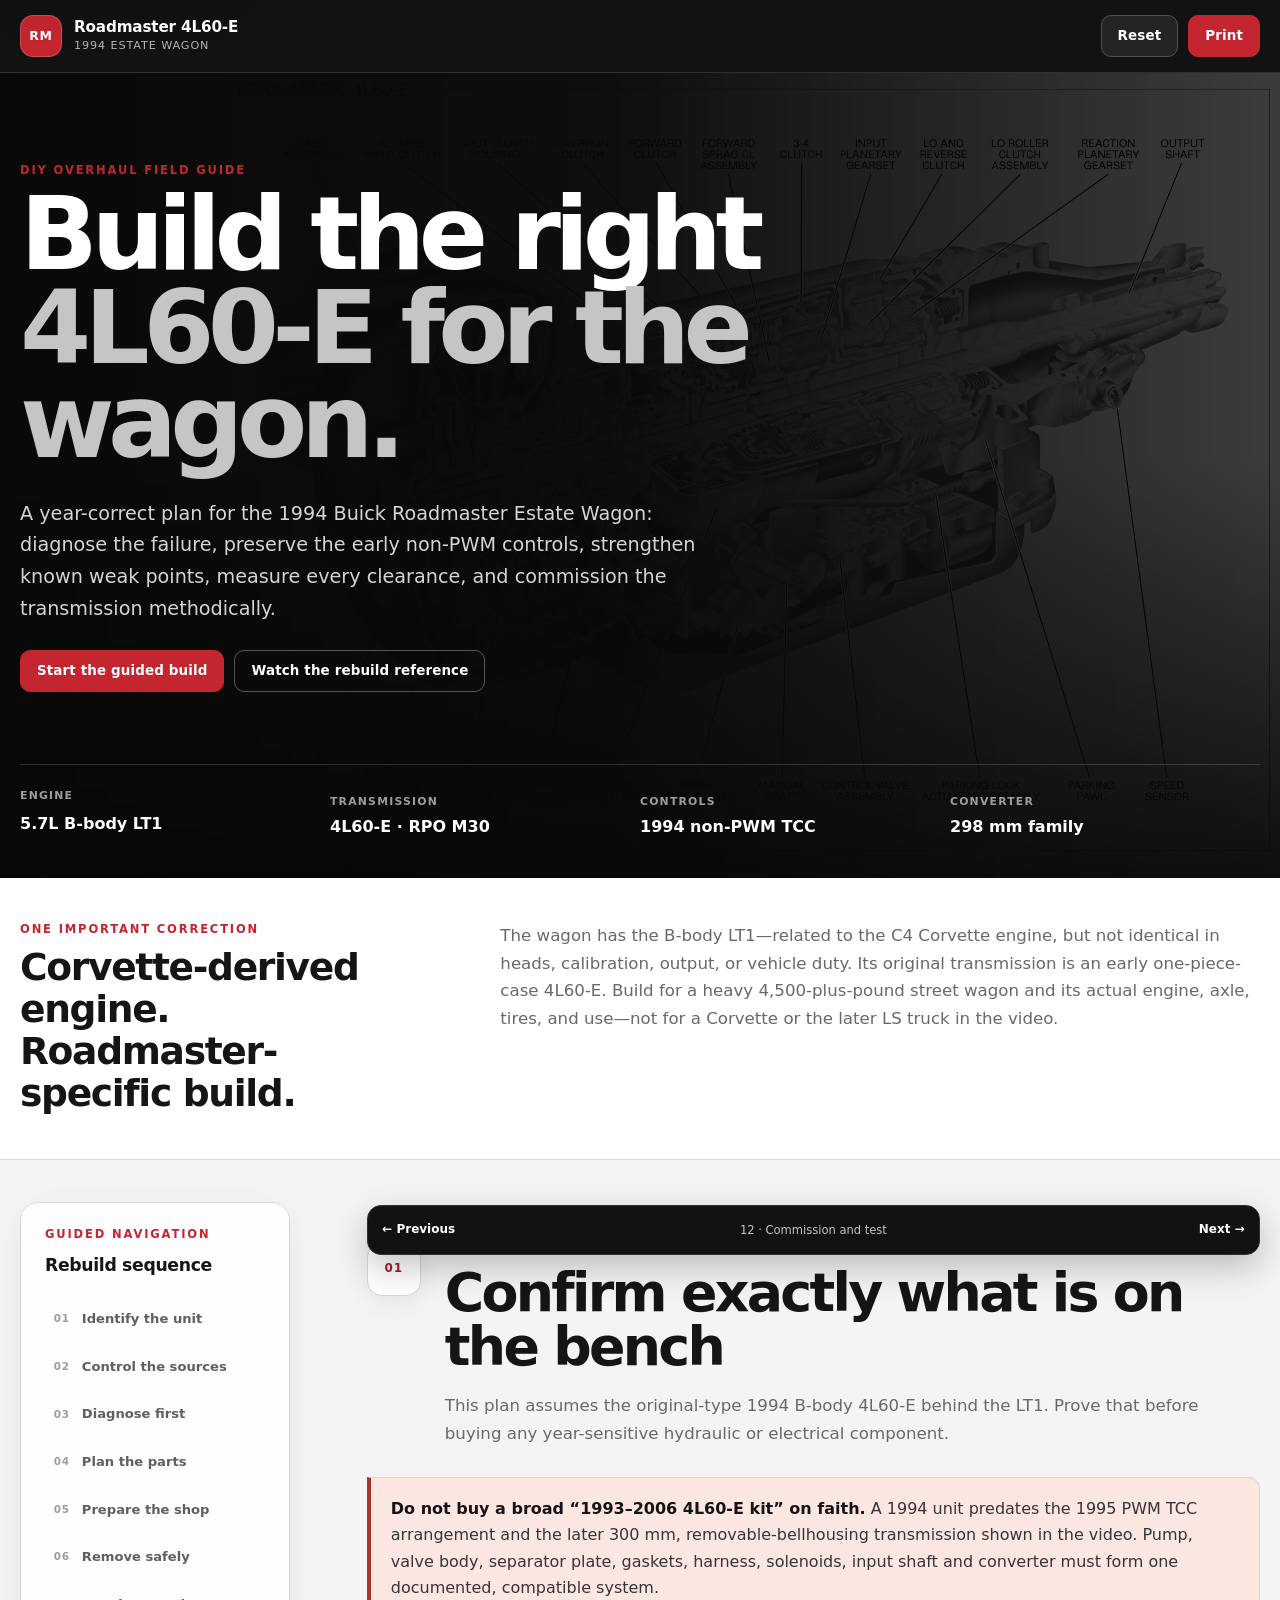
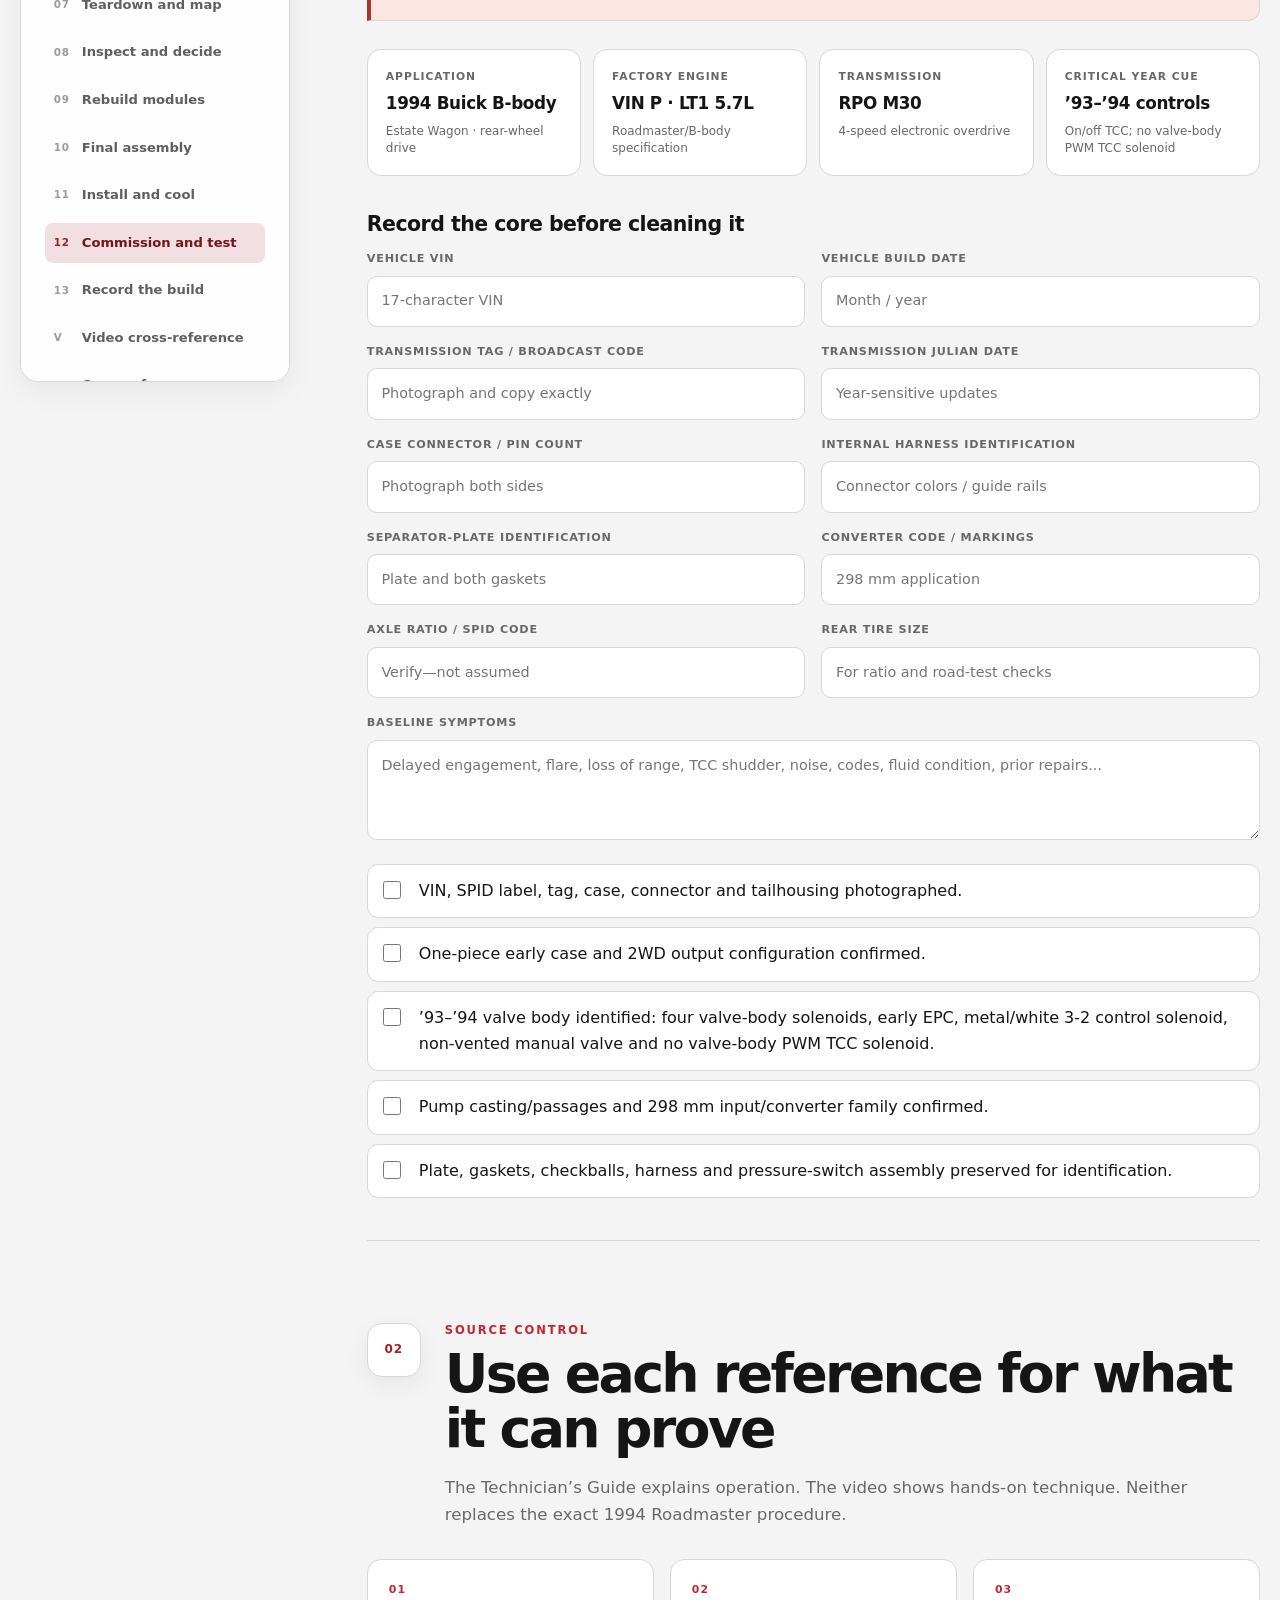
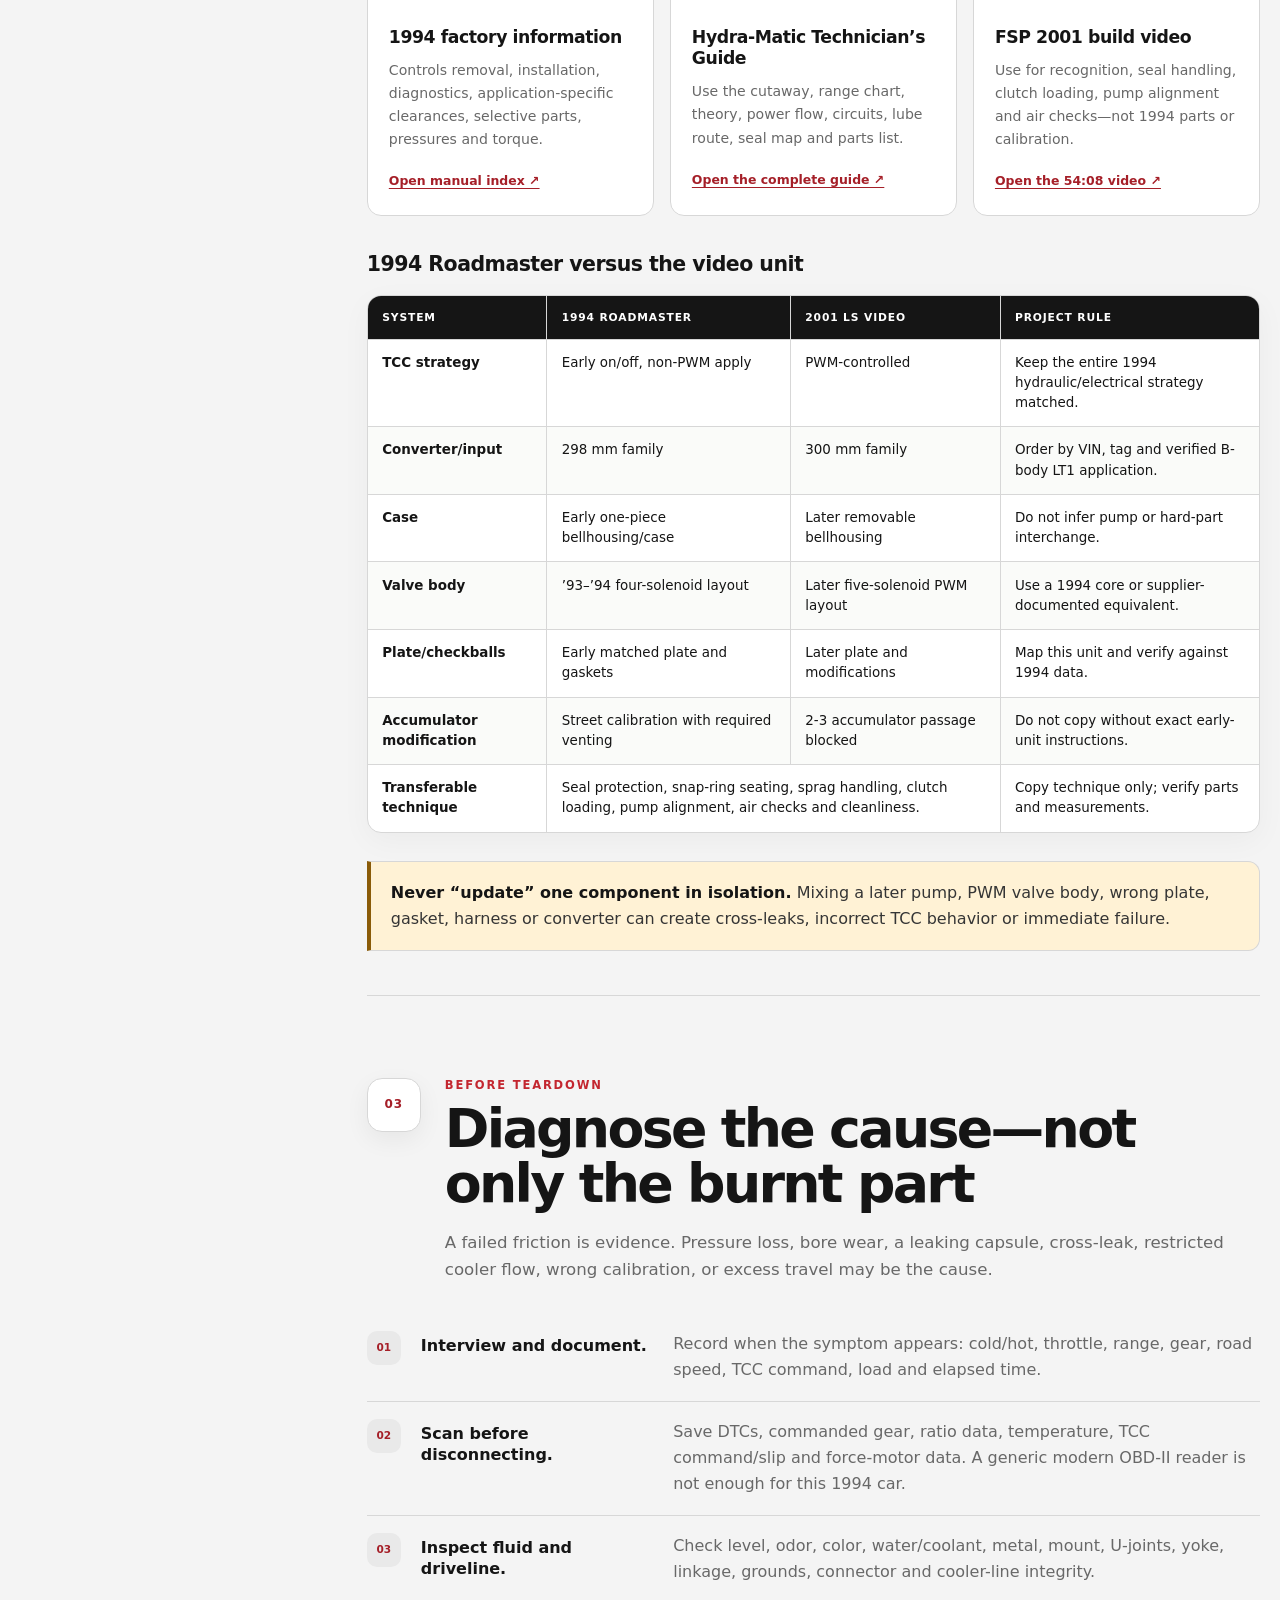
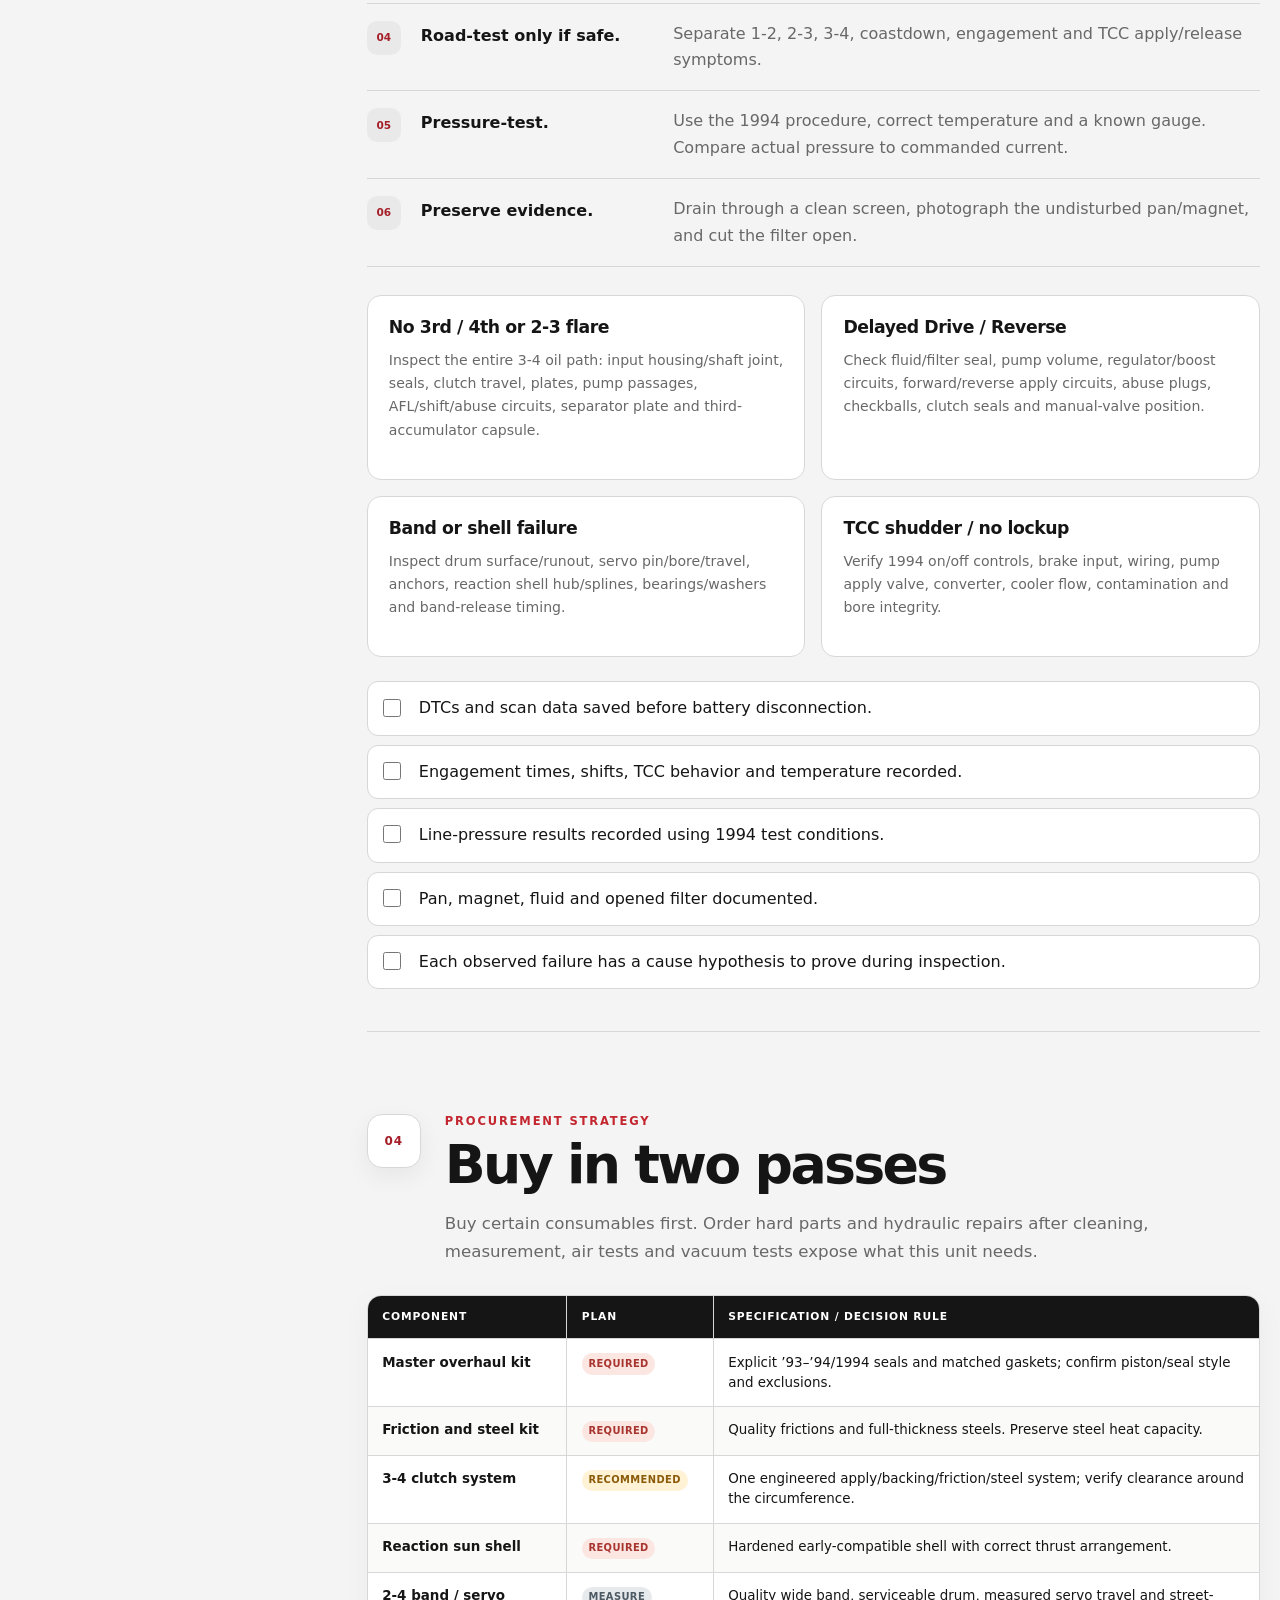
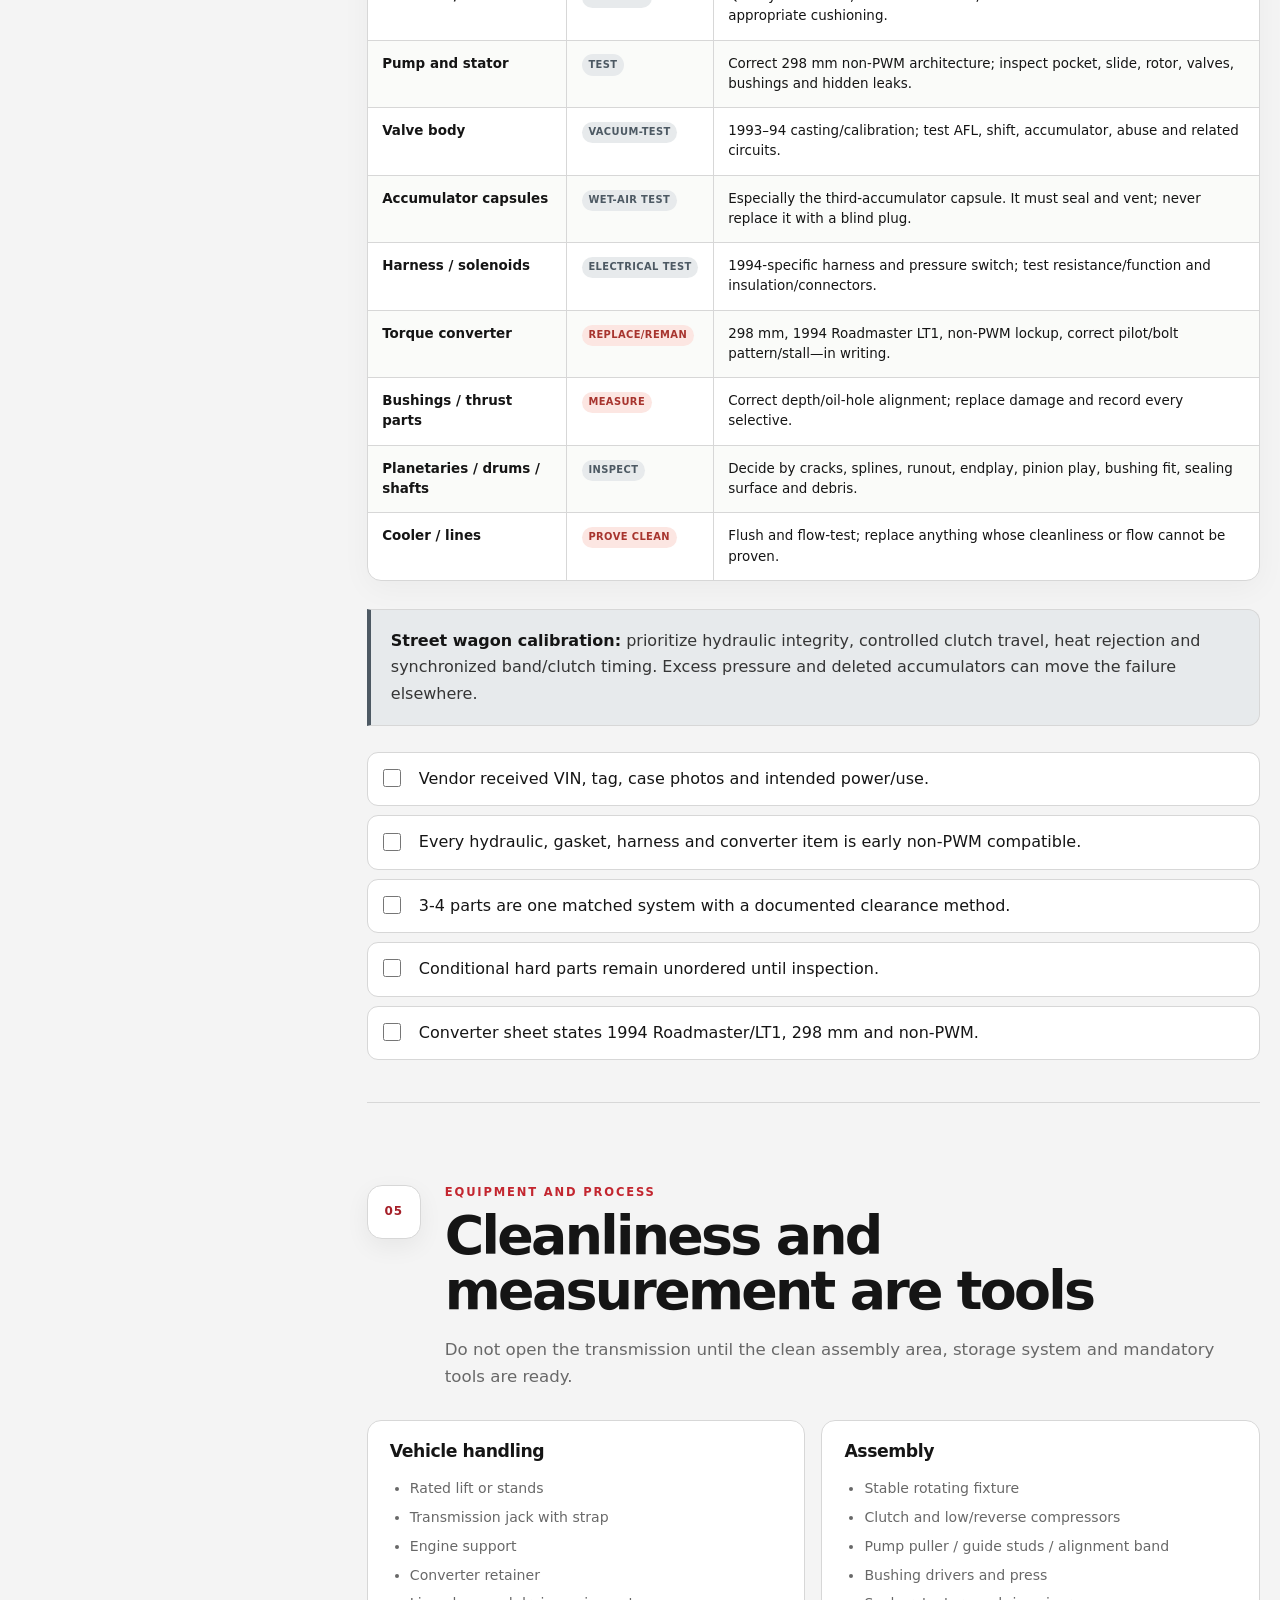
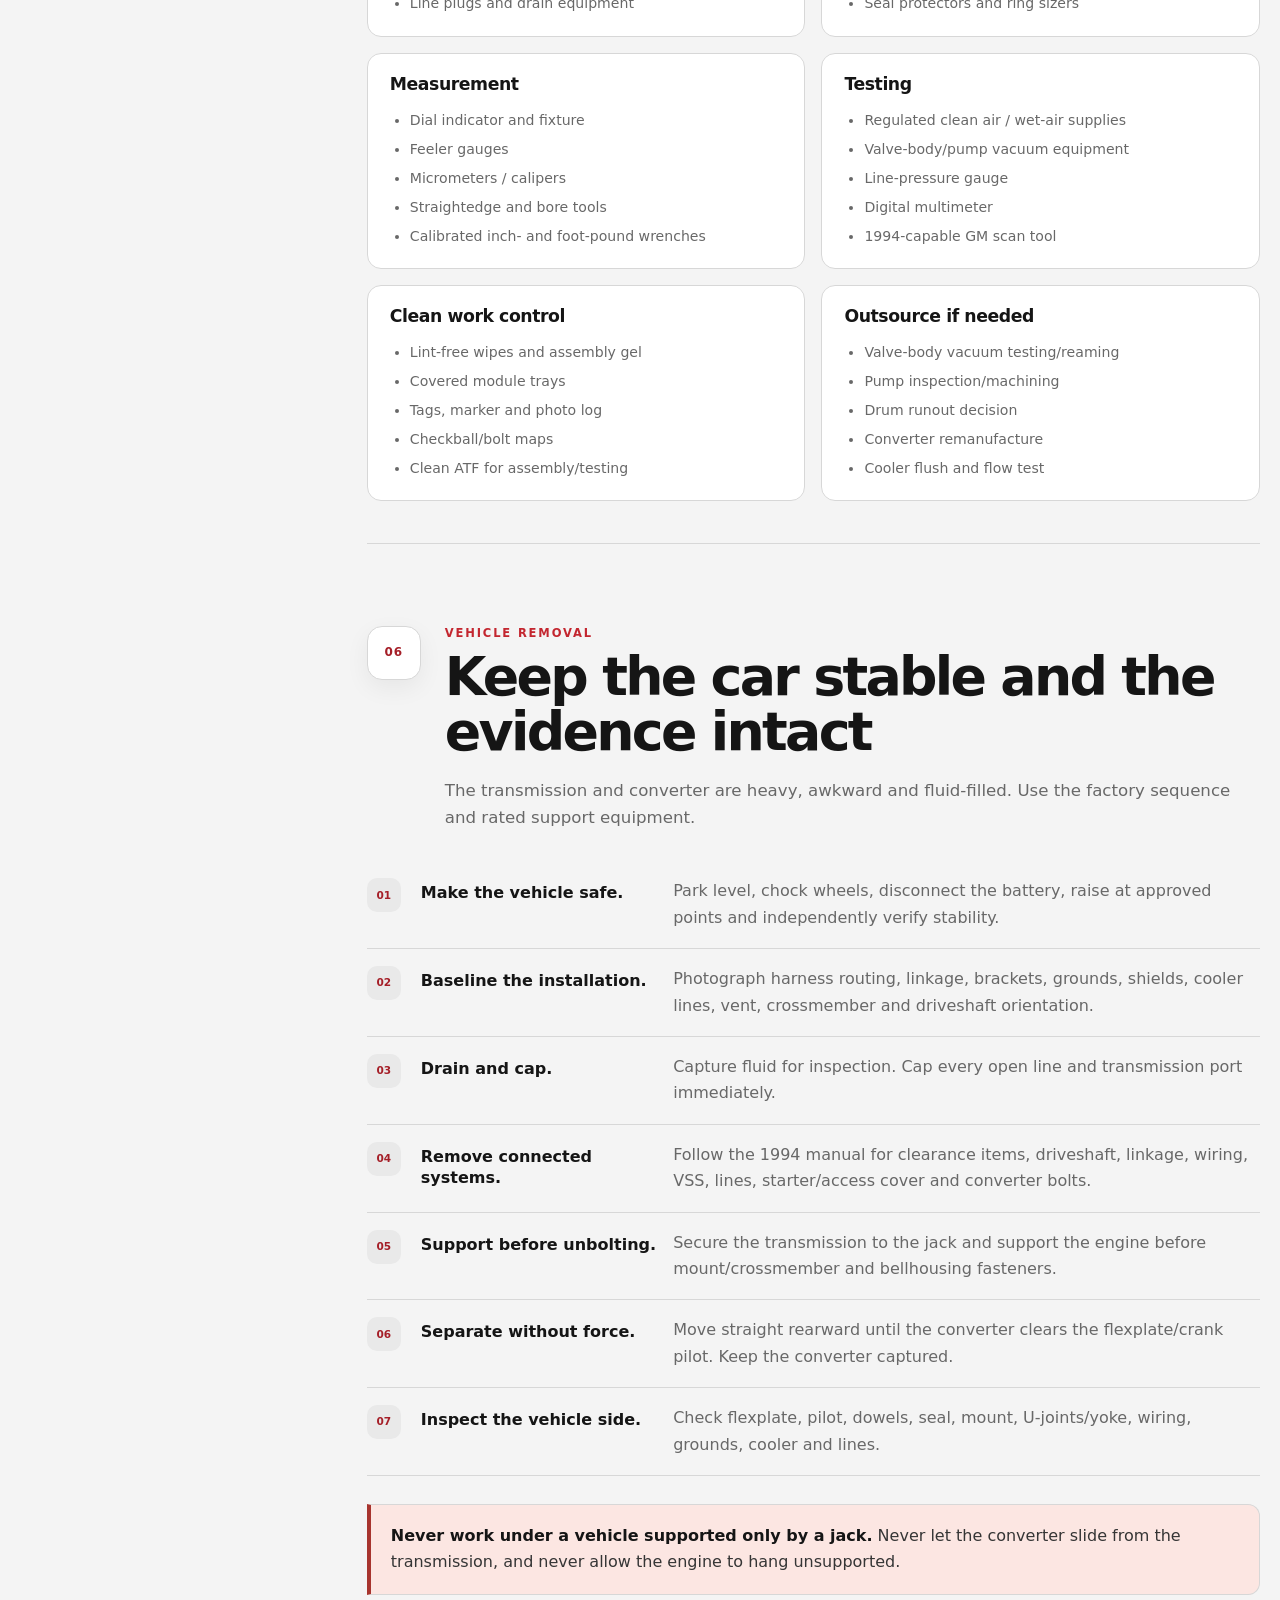
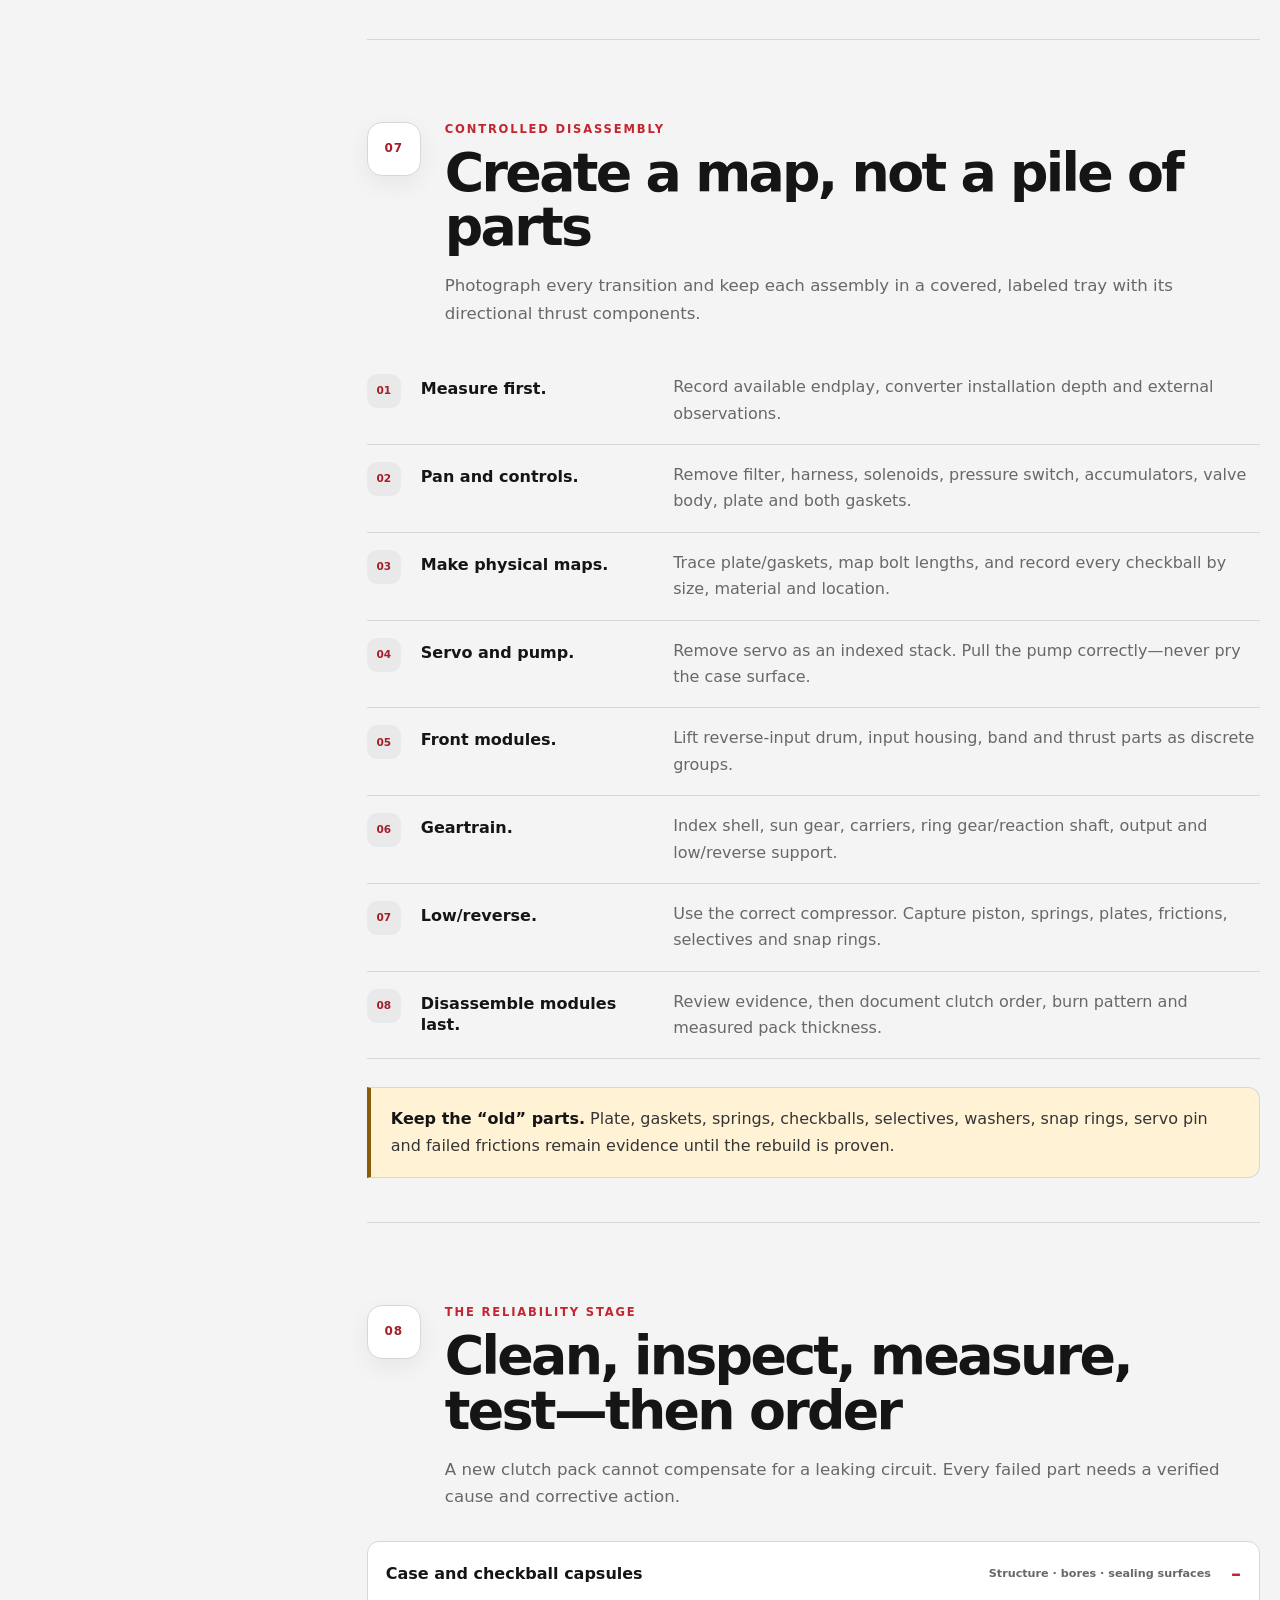
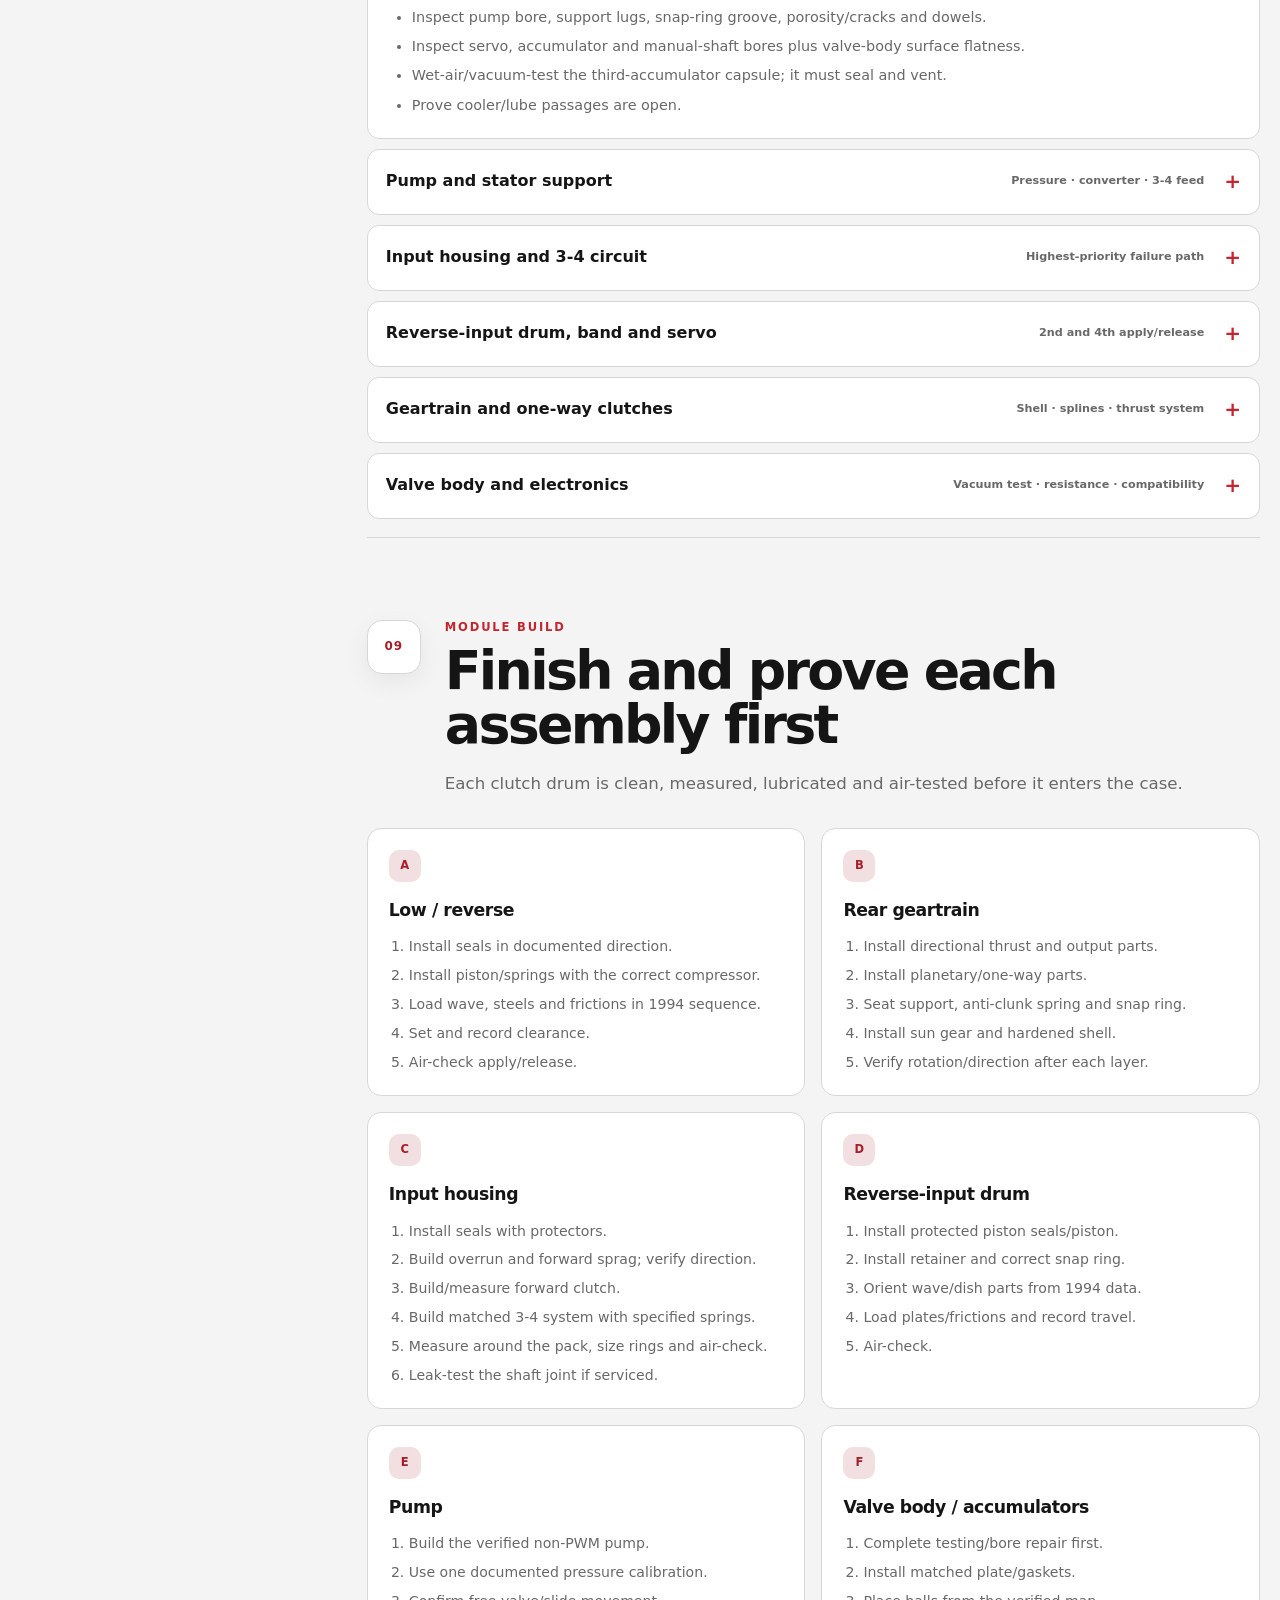
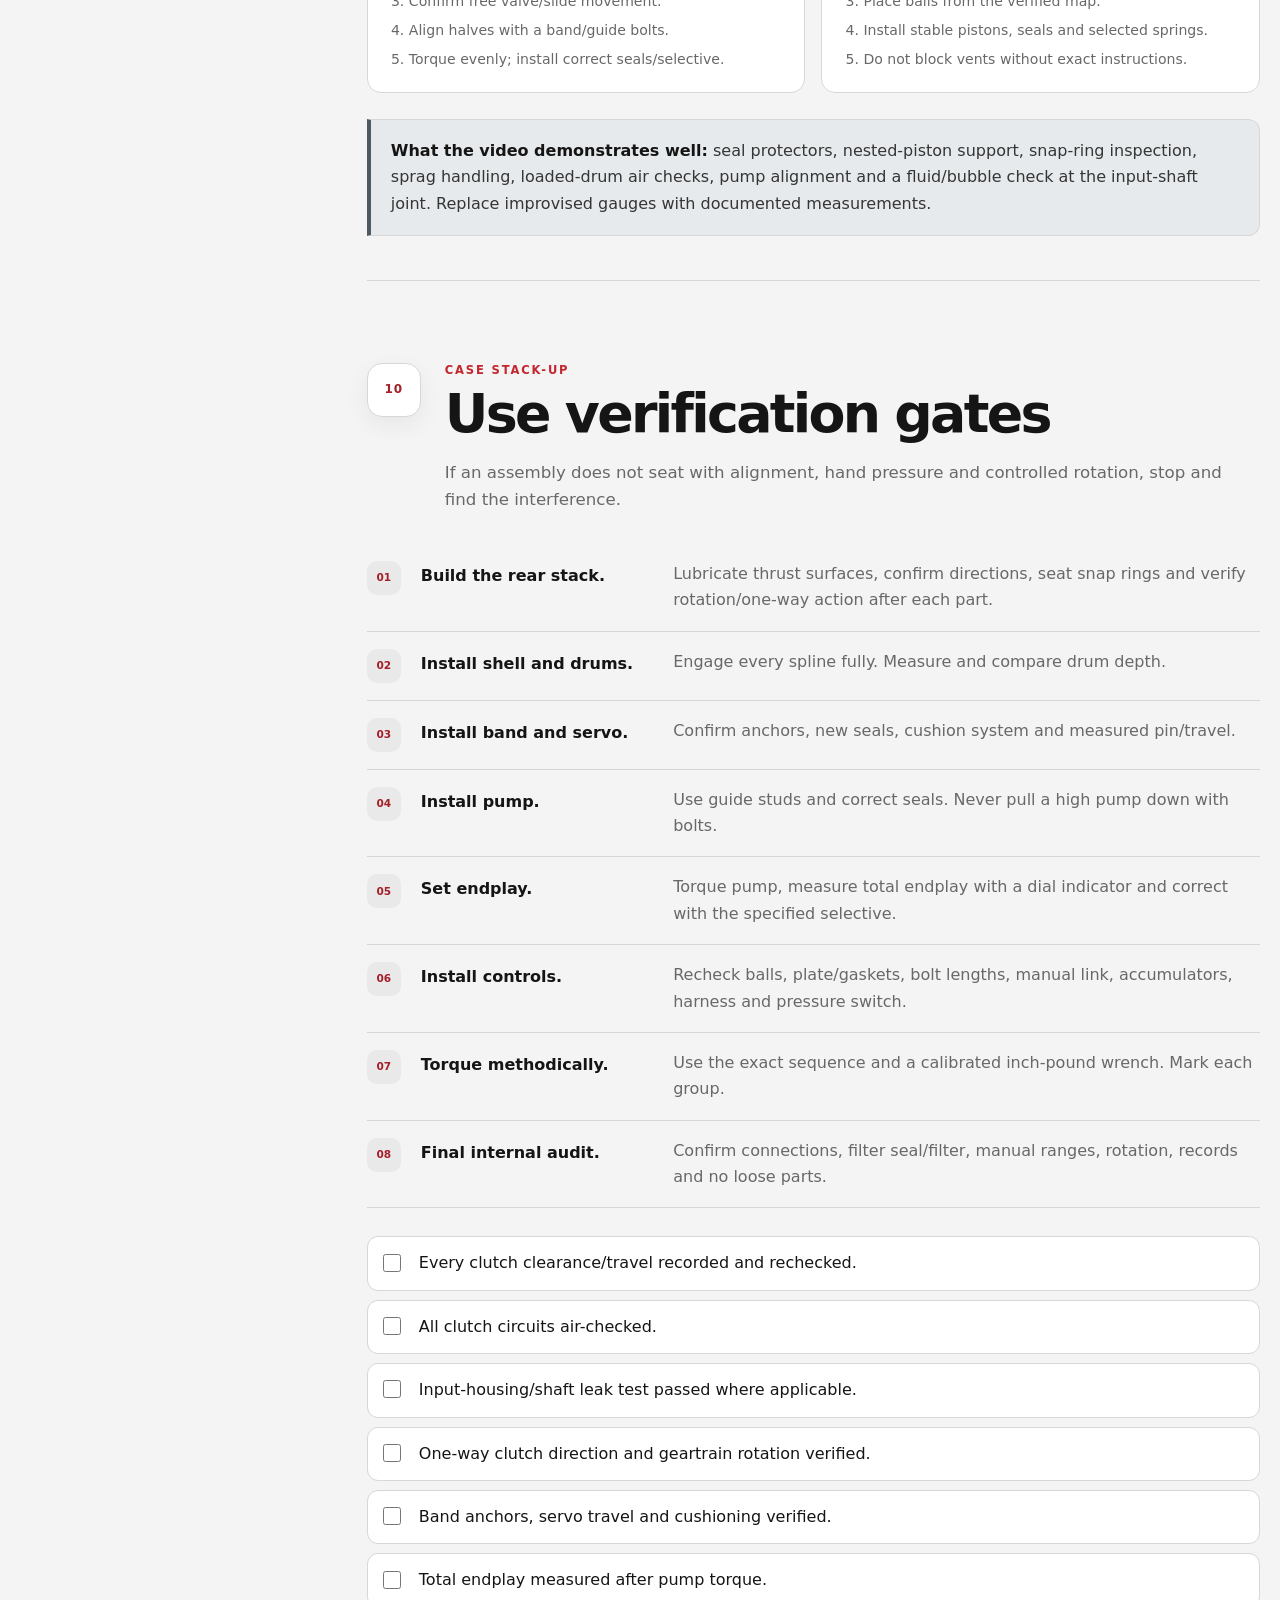
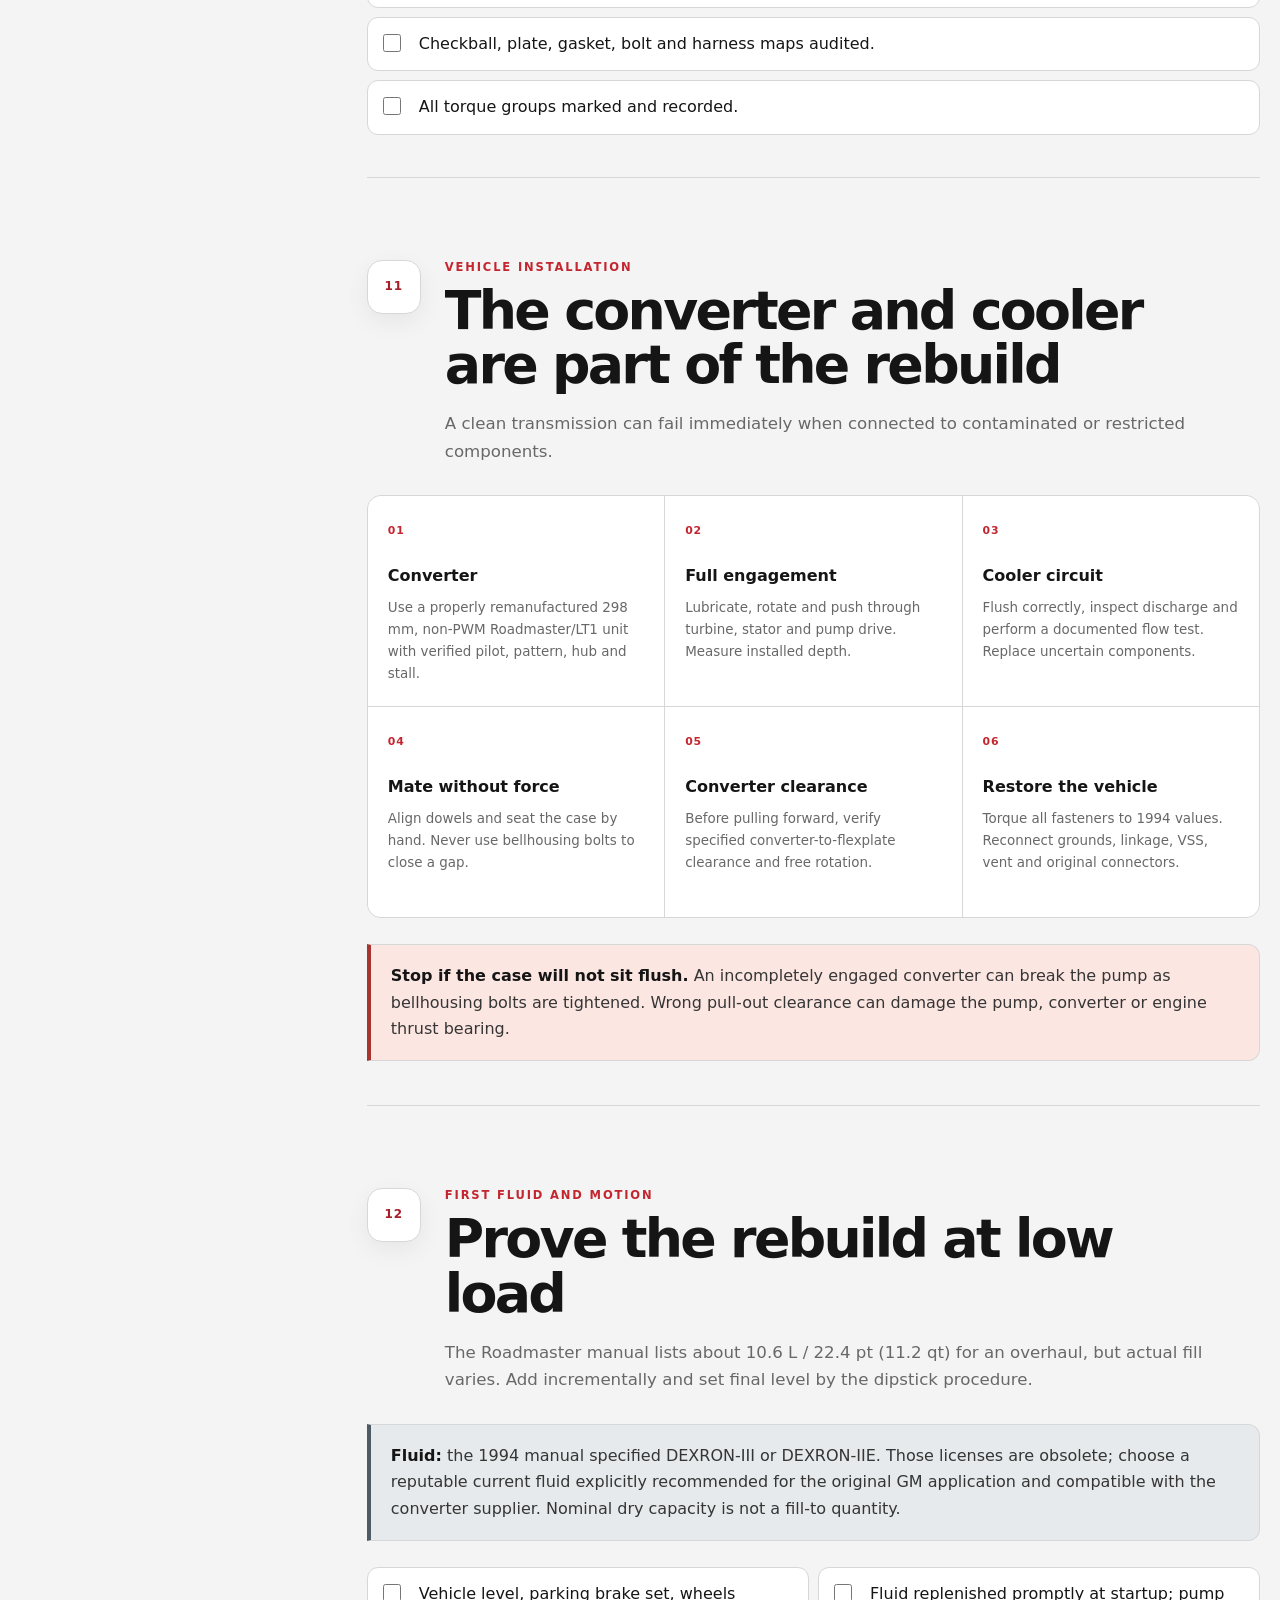
<file: index.html>
<!doctype html>
<html lang="en">
<head>
  <meta charset="utf-8">
  <meta name="viewport" content="width=device-width, initial-scale=1">
  <meta name="description" content="A researched, year-correct DIY plan for rebuilding the 1994 Buick Roadmaster Estate Wagon 4L60-E behind the LT1 V8.">
  <meta name="theme-color" content="#121212">
  <link rel="canonical" href="https://jmaietta.github.io/roadmaster/">
  <meta property="og:type" content="website">
  <meta property="og:url" content="https://jmaietta.github.io/roadmaster/">
  <meta property="og:site_name" content="Roadmaster 4L60-E">
  <meta property="og:title" content="1994 Roadmaster 4L60-E Rebuild Guide">
  <meta property="og:description" content="A researched, year-correct DIY rebuild plan for the 1994 Buick Roadmaster Estate Wagon 4L60-E behind the LT1 V8.">
  <meta property="og:image" content="https://jmaietta.github.io/roadmaster/og-roadmaster-4l60e.png">
  <meta property="og:image:secure_url" content="https://jmaietta.github.io/roadmaster/og-roadmaster-4l60e.png">
  <meta property="og:image:type" content="image/png">
  <meta property="og:image:width" content="1200">
  <meta property="og:image:height" content="630">
  <meta property="og:image:alt" content="1994 Buick Roadmaster Estate Wagon DIY 4L60-E rebuild guide">
  <meta name="twitter:card" content="summary_large_image">
  <meta name="twitter:title" content="1994 Roadmaster 4L60-E Rebuild Guide">
  <meta name="twitter:description" content="A researched, year-correct DIY rebuild plan for the 1994 Buick Roadmaster Estate Wagon 4L60-E behind the LT1 V8.">
  <meta name="twitter:image" content="https://jmaietta.github.io/roadmaster/og-roadmaster-4l60e.png">
  <meta name="twitter:image:alt" content="1994 Buick Roadmaster Estate Wagon DIY 4L60-E rebuild guide">
  <title>1994 Roadmaster 4L60-E Rebuild Guide</title>
  <link rel="preconnect" href="https://jmaietta.github.io">
  <link rel="preconnect" href="https://www.youtube-nocookie.com">
  <link rel="stylesheet" href="styles.css">
  <script src="app.js" defer></script>
</head>
<body>
  <a class="skip-link" href="#main-content">Skip to the build guide</a>
  <header class="site-header">
    <div class="header-inner">
      <a class="brand" href="#top" aria-label="Roadmaster 4L60-E guide home">
        <span class="brand-mark" aria-hidden="true">RM</span>
        <span><strong>Roadmaster 4L60-E</strong><small>1994 Estate Wagon</small></span>
      </a>
      <div class="header-actions">
        <button class="button button-quiet mobile-only" id="menu-toggle" type="button" aria-controls="guide-nav" aria-expanded="false">Guide</button>
        <button class="button button-quiet desktop-action" id="reset-progress" type="button">Reset</button>
        <button class="button button-primary" id="print-plan" type="button">Print</button>
      </div>
    </div>
  </header>

  <div id="top"></div>
  <section class="hero" aria-labelledby="page-title">
    <div class="hero-media" aria-hidden="true"></div>
    <div class="hero-inner">
      <p class="eyebrow">DIY overhaul field guide</p>
      <h1 id="page-title">Build the right<br><span>4L60-E for the wagon.</span></h1>
      <p class="hero-copy">A year-correct plan for the 1994 Buick Roadmaster Estate Wagon: diagnose the failure, preserve the early non-PWM controls, strengthen known weak points, measure every clearance, and commission the transmission methodically.</p>
      <div class="hero-actions">
        <a class="button button-primary" href="#identity">Start the guided build</a>
        <a class="button button-outline" href="#video">Watch the rebuild reference</a>
      </div>
      <ul class="fact-strip" aria-label="Project identity">
        <li><strong>Engine</strong><span>5.7L B-body LT1</span></li>
        <li><strong>Transmission</strong><span>4L60-E · RPO M30</span></li>
        <li><strong>Controls</strong><span>1994 non-PWM TCC</span></li>
        <li><strong>Converter</strong><span>298 mm family</span></li>
      </ul>
    </div>
  </section>

  <section class="orientation" aria-label="Important project context">
    <div class="orientation-inner">
      <div><p class="eyebrow">One important correction</p><h2>Corvette-derived engine. Roadmaster-specific build.</h2></div>
      <p>The wagon has the B-body LT1—related to the C4 Corvette engine, but not identical in heads, calibration, output, or vehicle duty. Its original transmission is an early one-piece-case 4L60-E. Build for a heavy 4,500-plus-pound street wagon and its actual engine, axle, tires, and use—not for a Corvette or the later LS truck in the video.</p>
    </div>
  </section>

  <div class="layout">
    <div class="nav-scrim" id="nav-scrim" hidden></div>
    <aside class="guide-panel" id="guide-nav" aria-label="Guided rebuild navigation">
      <div class="guide-head">
        <div><p class="eyebrow">Guided navigation</p><h2>Rebuild sequence</h2></div>
        <button class="icon-button mobile-only" id="menu-close" type="button" aria-label="Close guide">×</button>
      </div>
      <ol class="guide-list">
        <li><a href="#identity"><span>01</span>Identify the unit</a></li>
        <li><a href="#source-control"><span>02</span>Control the sources</a></li>
        <li><a href="#baseline"><span>03</span>Diagnose first</a></li>
        <li><a href="#parts"><span>04</span>Plan the parts</a></li>
        <li><a href="#tools"><span>05</span>Prepare the shop</a></li>
        <li><a href="#removal"><span>06</span>Remove safely</a></li>
        <li><a href="#teardown"><span>07</span>Teardown and map</a></li>
        <li><a href="#inspection"><span>08</span>Inspect and decide</a></li>
        <li><a href="#subassemblies"><span>09</span>Rebuild modules</a></li>
        <li><a href="#final-assembly"><span>10</span>Final assembly</a></li>
        <li><a href="#installation"><span>11</span>Install and cool</a></li>
        <li><a href="#commissioning"><span>12</span>Commission and test</a></li>
        <li><a href="#build-sheet"><span>13</span>Record the build</a></li>
        <li><a href="#video"><span>V</span>Video cross-reference</a></li>
        <li><a href="#references"><span>14</span>Open references</a></li>
      </ol>
      <div class="progress-card">
        <div class="progress-label"><span>Checklist progress</span><strong id="progress-text">0%</strong></div>
        <div class="progress-track" aria-hidden="true"><div class="progress-bar" id="progress-bar"></div></div>
        <small id="progress-count">0 of 0 complete</small>
      </div>
    </aside>

    <main id="main-content">
      <section class="chapter" id="identity" data-title="Identify the unit">
        <header class="chapter-header"><div class="chapter-index">01</div><div><p class="eyebrow">Identity before inventory</p><h2>Confirm exactly what is on the bench</h2><p>This plan assumes the original-type 1994 B-body 4L60-E behind the LT1. Prove that before buying any year-sensitive hydraulic or electrical component.</p></div></header>
        <div class="callout callout-danger"><strong>Do not buy a broad “1993–2006 4L60-E kit” on faith.</strong> A 1994 unit predates the 1995 PWM TCC arrangement and the later 300 mm, removable-bellhousing transmission shown in the video. Pump, valve body, separator plate, gaskets, harness, solenoids, input shaft and converter must form one documented, compatible system.</div>
        <div class="spec-grid">
          <article class="metric"><span>Application</span><strong>1994 Buick B-body</strong><small>Estate Wagon · rear-wheel drive</small></article>
          <article class="metric"><span>Factory engine</span><strong>VIN P · LT1 5.7L</strong><small>Roadmaster/B-body specification</small></article>
          <article class="metric"><span>Transmission</span><strong>RPO M30</strong><small>4-speed electronic overdrive</small></article>
          <article class="metric"><span>Critical year cue</span><strong>’93–’94 controls</strong><small>On/off TCC; no valve-body PWM TCC solenoid</small></article>
        </div>
        <h3>Record the core before cleaning it</h3>
        <div class="record-grid">
          <label>Vehicle VIN<input data-record="vehicle-vin" type="text" placeholder="17-character VIN"></label>
          <label>Vehicle build date<input data-record="build-date" type="text" placeholder="Month / year"></label>
          <label>Transmission tag / broadcast code<input data-record="trans-tag" type="text" placeholder="Photograph and copy exactly"></label>
          <label>Transmission Julian date<input data-record="julian-date" type="text" placeholder="Year-sensitive updates"></label>
          <label>Case connector / pin count<input data-record="case-connector" type="text" placeholder="Photograph both sides"></label>
          <label>Internal harness identification<input data-record="harness-id" type="text" placeholder="Connector colors / guide rails"></label>
          <label>Separator-plate identification<input data-record="plate-id" type="text" placeholder="Plate and both gaskets"></label>
          <label>Converter code / markings<input data-record="converter-id" type="text" placeholder="298 mm application"></label>
          <label>Axle ratio / SPID code<input data-record="axle-ratio" type="text" placeholder="Verify—not assumed"></label>
          <label>Rear tire size<input data-record="tire-size" type="text" placeholder="For ratio and road-test checks"></label>
          <label class="full">Baseline symptoms<textarea data-record="symptoms" placeholder="Delayed engagement, flare, loss of range, TCC shudder, noise, codes, fluid condition, prior repairs..."></textarea></label>
        </div>
        <ul class="checklist">
          <li><label><input type="checkbox" data-key="id-01"><span>VIN, SPID label, tag, case, connector and tailhousing photographed.</span></label></li>
          <li><label><input type="checkbox" data-key="id-02"><span>One-piece early case and 2WD output configuration confirmed.</span></label></li>
          <li><label><input type="checkbox" data-key="id-03"><span>’93–’94 valve body identified: four valve-body solenoids, early EPC, metal/white 3-2 control solenoid, non-vented manual valve and no valve-body PWM TCC solenoid.</span></label></li>
          <li><label><input type="checkbox" data-key="id-04"><span>Pump casting/passages and 298 mm input/converter family confirmed.</span></label></li>
          <li><label><input type="checkbox" data-key="id-05"><span>Plate, gaskets, checkballs, harness and pressure-switch assembly preserved for identification.</span></label></li>
        </ul>
      </section>

      <section class="chapter" id="source-control" data-title="Control the sources">
        <header class="chapter-header"><div class="chapter-index">02</div><div><p class="eyebrow">Source control</p><h2>Use each reference for what it can prove</h2><p>The Technician’s Guide explains operation. The video shows hands-on technique. Neither replaces the exact 1994 Roadmaster procedure.</p></div></header>
        <div class="source-grid">
          <article><span class="source-number">01</span><h3>1994 factory information</h3><p>Controls removal, installation, diagnostics, application-specific clearances, selective parts, pressures and torque.</p><a href="https://charm.li/Buick/1994/Roadmaster%20Estate%20Wagon%20V8-350%205.7L/Repair%20and%20Diagnosis/" target="_blank" rel="noopener">Open manual index ↗</a></article>
          <article><span class="source-number">02</span><h3>Hydra-Matic Technician’s Guide</h3><p>Use the cutaway, range chart, theory, power flow, circuits, lube route, seal map and parts list.</p><a href="https://jmaietta.github.io/roadmaster/4l60e.html" target="_blank" rel="noopener">Open the complete guide ↗</a></article>
          <article><span class="source-number">03</span><h3>FSP 2001 build video</h3><p>Use for recognition, seal handling, clutch loading, pump alignment and air checks—not 1994 parts or calibration.</p><a href="https://youtu.be/tvJhbXA6MZY" target="_blank" rel="noopener">Open the 54:08 video ↗</a></article>
        </div>
        <h3>1994 Roadmaster versus the video unit</h3>
        <div class="table-wrap"><table>
          <thead><tr><th>System</th><th>1994 Roadmaster</th><th>2001 LS video</th><th>Project rule</th></tr></thead>
          <tbody>
            <tr><td>TCC strategy</td><td>Early on/off, non-PWM apply</td><td>PWM-controlled</td><td>Keep the entire 1994 hydraulic/electrical strategy matched.</td></tr>
            <tr><td>Converter/input</td><td>298 mm family</td><td>300 mm family</td><td>Order by VIN, tag and verified B-body LT1 application.</td></tr>
            <tr><td>Case</td><td>Early one-piece bellhousing/case</td><td>Later removable bellhousing</td><td>Do not infer pump or hard-part interchange.</td></tr>
            <tr><td>Valve body</td><td>’93–’94 four-solenoid layout</td><td>Later five-solenoid PWM layout</td><td>Use a 1994 core or supplier-documented equivalent.</td></tr>
            <tr><td>Plate/checkballs</td><td>Early matched plate and gaskets</td><td>Later plate and modifications</td><td>Map this unit and verify against 1994 data.</td></tr>
            <tr><td>Accumulator modification</td><td>Street calibration with required venting</td><td>2-3 accumulator passage blocked</td><td>Do not copy without exact early-unit instructions.</td></tr>
            <tr><td>Transferable technique</td><td colspan="2">Seal protection, snap-ring seating, sprag handling, clutch loading, pump alignment, air checks and cleanliness.</td><td>Copy technique only; verify parts and measurements.</td></tr>
          </tbody>
        </table></div>
        <div class="callout callout-warning"><strong>Never “update” one component in isolation.</strong> Mixing a later pump, PWM valve body, wrong plate, gasket, harness or converter can create cross-leaks, incorrect TCC behavior or immediate failure.</div>
      </section>

      <section class="chapter" id="baseline" data-title="Diagnose first">
        <header class="chapter-header"><div class="chapter-index">03</div><div><p class="eyebrow">Before teardown</p><h2>Diagnose the cause—not only the burnt part</h2><p>A failed friction is evidence. Pressure loss, bore wear, a leaking capsule, cross-leak, restricted cooler flow, wrong calibration, or excess travel may be the cause.</p></div></header>
        <ol class="steps">
          <li><strong>Interview and document.</strong><span>Record when the symptom appears: cold/hot, throttle, range, gear, road speed, TCC command, load and elapsed time.</span></li>
          <li><strong>Scan before disconnecting.</strong><span>Save DTCs, commanded gear, ratio data, temperature, TCC command/slip and force-motor data. A generic modern OBD-II reader is not enough for this 1994 car.</span></li>
          <li><strong>Inspect fluid and driveline.</strong><span>Check level, odor, color, water/coolant, metal, mount, U-joints, yoke, linkage, grounds, connector and cooler-line integrity.</span></li>
          <li><strong>Road-test only if safe.</strong><span>Separate 1-2, 2-3, 3-4, coastdown, engagement and TCC apply/release symptoms.</span></li>
          <li><strong>Pressure-test.</strong><span>Use the 1994 procedure, correct temperature and a known gauge. Compare actual pressure to commanded current.</span></li>
          <li><strong>Preserve evidence.</strong><span>Drain through a clean screen, photograph the undisturbed pan/magnet, and cut the filter open.</span></li>
        </ol>
        <div class="diagnostic-grid">
          <article><h3>No 3rd / 4th or 2-3 flare</h3><p>Inspect the entire 3-4 oil path: input housing/shaft joint, seals, clutch travel, plates, pump passages, AFL/shift/abuse circuits, separator plate and third-accumulator capsule.</p></article>
          <article><h3>Delayed Drive / Reverse</h3><p>Check fluid/filter seal, pump volume, regulator/boost circuits, forward/reverse apply circuits, abuse plugs, checkballs, clutch seals and manual-valve position.</p></article>
          <article><h3>Band or shell failure</h3><p>Inspect drum surface/runout, servo pin/bore/travel, anchors, reaction shell hub/splines, bearings/washers and band-release timing.</p></article>
          <article><h3>TCC shudder / no lockup</h3><p>Verify 1994 on/off controls, brake input, wiring, pump apply valve, converter, cooler flow, contamination and bore integrity.</p></article>
        </div>
        <ul class="checklist">
          <li><label><input type="checkbox" data-key="base-01"><span>DTCs and scan data saved before battery disconnection.</span></label></li>
          <li><label><input type="checkbox" data-key="base-02"><span>Engagement times, shifts, TCC behavior and temperature recorded.</span></label></li>
          <li><label><input type="checkbox" data-key="base-03"><span>Line-pressure results recorded using 1994 test conditions.</span></label></li>
          <li><label><input type="checkbox" data-key="base-04"><span>Pan, magnet, fluid and opened filter documented.</span></label></li>
          <li><label><input type="checkbox" data-key="base-05"><span>Each observed failure has a cause hypothesis to prove during inspection.</span></label></li>
        </ul>
      </section>

      <section class="chapter" id="parts" data-title="Plan the parts">
        <header class="chapter-header"><div class="chapter-index">04</div><div><p class="eyebrow">Procurement strategy</p><h2>Buy in two passes</h2><p>Buy certain consumables first. Order hard parts and hydraulic repairs after cleaning, measurement, air tests and vacuum tests expose what this unit needs.</p></div></header>
        <div class="table-wrap"><table>
          <thead><tr><th>Component</th><th>Plan</th><th>Specification / decision rule</th></tr></thead>
          <tbody>
            <tr><td>Master overhaul kit</td><td><span class="tag required">Required</span></td><td>Explicit ’93–’94/1994 seals and matched gaskets; confirm piston/seal style and exclusions.</td></tr>
            <tr><td>Friction and steel kit</td><td><span class="tag required">Required</span></td><td>Quality frictions and full-thickness steels. Preserve steel heat capacity.</td></tr>
            <tr><td>3-4 clutch system</td><td><span class="tag recommended">Recommended</span></td><td>One engineered apply/backing/friction/steel system; verify clearance around the circumference.</td></tr>
            <tr><td>Reaction sun shell</td><td><span class="tag required">Required</span></td><td>Hardened early-compatible shell with correct thrust arrangement.</td></tr>
            <tr><td>2-4 band / servo</td><td><span class="tag inspect">Measure</span></td><td>Quality wide band, serviceable drum, measured servo travel and street-appropriate cushioning.</td></tr>
            <tr><td>Pump and stator</td><td><span class="tag inspect">Test</span></td><td>Correct 298 mm non-PWM architecture; inspect pocket, slide, rotor, valves, bushings and hidden leaks.</td></tr>
            <tr><td>Valve body</td><td><span class="tag inspect">Vacuum-test</span></td><td>1993–94 casting/calibration; test AFL, shift, accumulator, abuse and related circuits.</td></tr>
            <tr><td>Accumulator capsules</td><td><span class="tag inspect">Wet-air test</span></td><td>Especially the third-accumulator capsule. It must seal and vent; never replace it with a blind plug.</td></tr>
            <tr><td>Harness / solenoids</td><td><span class="tag inspect">Electrical test</span></td><td>1994-specific harness and pressure switch; test resistance/function and insulation/connectors.</td></tr>
            <tr><td>Torque converter</td><td><span class="tag required">Replace/reman</span></td><td>298 mm, 1994 Roadmaster LT1, non-PWM lockup, correct pilot/bolt pattern/stall—in writing.</td></tr>
            <tr><td>Bushings / thrust parts</td><td><span class="tag required">Measure</span></td><td>Correct depth/oil-hole alignment; replace damage and record every selective.</td></tr>
            <tr><td>Planetaries / drums / shafts</td><td><span class="tag inspect">Inspect</span></td><td>Decide by cracks, splines, runout, endplay, pinion play, bushing fit, sealing surface and debris.</td></tr>
            <tr><td>Cooler / lines</td><td><span class="tag required">Prove clean</span></td><td>Flush and flow-test; replace anything whose cleanliness or flow cannot be proven.</td></tr>
          </tbody>
        </table></div>
        <div class="callout callout-info"><strong>Street wagon calibration:</strong> prioritize hydraulic integrity, controlled clutch travel, heat rejection and synchronized band/clutch timing. Excess pressure and deleted accumulators can move the failure elsewhere.</div>
        <ul class="checklist">
          <li><label><input type="checkbox" data-key="parts-01"><span>Vendor received VIN, tag, case photos and intended power/use.</span></label></li>
          <li><label><input type="checkbox" data-key="parts-02"><span>Every hydraulic, gasket, harness and converter item is early non-PWM compatible.</span></label></li>
          <li><label><input type="checkbox" data-key="parts-03"><span>3-4 parts are one matched system with a documented clearance method.</span></label></li>
          <li><label><input type="checkbox" data-key="parts-04"><span>Conditional hard parts remain unordered until inspection.</span></label></li>
          <li><label><input type="checkbox" data-key="parts-05"><span>Converter sheet states 1994 Roadmaster/LT1, 298 mm and non-PWM.</span></label></li>
        </ul>
      </section>

      <section class="chapter" id="tools" data-title="Prepare the shop">
        <header class="chapter-header"><div class="chapter-index">05</div><div><p class="eyebrow">Equipment and process</p><h2>Cleanliness and measurement are tools</h2><p>Do not open the transmission until the clean assembly area, storage system and mandatory tools are ready.</p></div></header>
        <div class="tool-grid">
          <article><h3>Vehicle handling</h3><ul><li>Rated lift or stands</li><li>Transmission jack with strap</li><li>Engine support</li><li>Converter retainer</li><li>Line plugs and drain equipment</li></ul></article>
          <article><h3>Assembly</h3><ul><li>Stable rotating fixture</li><li>Clutch and low/reverse compressors</li><li>Pump puller / guide studs / alignment band</li><li>Bushing drivers and press</li><li>Seal protectors and ring sizers</li></ul></article>
          <article><h3>Measurement</h3><ul><li>Dial indicator and fixture</li><li>Feeler gauges</li><li>Micrometers / calipers</li><li>Straightedge and bore tools</li><li>Calibrated inch- and foot-pound wrenches</li></ul></article>
          <article><h3>Testing</h3><ul><li>Regulated clean air / wet-air supplies</li><li>Valve-body/pump vacuum equipment</li><li>Line-pressure gauge</li><li>Digital multimeter</li><li>1994-capable GM scan tool</li></ul></article>
          <article><h3>Clean work control</h3><ul><li>Lint-free wipes and assembly gel</li><li>Covered module trays</li><li>Tags, marker and photo log</li><li>Checkball/bolt maps</li><li>Clean ATF for assembly/testing</li></ul></article>
          <article><h3>Outsource if needed</h3><ul><li>Valve-body vacuum testing/reaming</li><li>Pump inspection/machining</li><li>Drum runout decision</li><li>Converter remanufacture</li><li>Cooler flush and flow test</li></ul></article>
        </div>
      </section>

      <section class="chapter" id="removal" data-title="Remove safely">
        <header class="chapter-header"><div class="chapter-index">06</div><div><p class="eyebrow">Vehicle removal</p><h2>Keep the car stable and the evidence intact</h2><p>The transmission and converter are heavy, awkward and fluid-filled. Use the factory sequence and rated support equipment.</p></div></header>
        <ol class="steps">
          <li><strong>Make the vehicle safe.</strong><span>Park level, chock wheels, disconnect the battery, raise at approved points and independently verify stability.</span></li>
          <li><strong>Baseline the installation.</strong><span>Photograph harness routing, linkage, brackets, grounds, shields, cooler lines, vent, crossmember and driveshaft orientation.</span></li>
          <li><strong>Drain and cap.</strong><span>Capture fluid for inspection. Cap every open line and transmission port immediately.</span></li>
          <li><strong>Remove connected systems.</strong><span>Follow the 1994 manual for clearance items, driveshaft, linkage, wiring, VSS, lines, starter/access cover and converter bolts.</span></li>
          <li><strong>Support before unbolting.</strong><span>Secure the transmission to the jack and support the engine before mount/crossmember and bellhousing fasteners.</span></li>
          <li><strong>Separate without force.</strong><span>Move straight rearward until the converter clears the flexplate/crank pilot. Keep the converter captured.</span></li>
          <li><strong>Inspect the vehicle side.</strong><span>Check flexplate, pilot, dowels, seal, mount, U-joints/yoke, wiring, grounds, cooler and lines.</span></li>
        </ol>
        <div class="callout callout-danger"><strong>Never work under a vehicle supported only by a jack.</strong> Never let the converter slide from the transmission, and never allow the engine to hang unsupported.</div>
      </section>

      <section class="chapter" id="teardown" data-title="Teardown and map">
        <header class="chapter-header"><div class="chapter-index">07</div><div><p class="eyebrow">Controlled disassembly</p><h2>Create a map, not a pile of parts</h2><p>Photograph every transition and keep each assembly in a covered, labeled tray with its directional thrust components.</p></div></header>
        <ol class="steps">
          <li><strong>Measure first.</strong><span>Record available endplay, converter installation depth and external observations.</span></li>
          <li><strong>Pan and controls.</strong><span>Remove filter, harness, solenoids, pressure switch, accumulators, valve body, plate and both gaskets.</span></li>
          <li><strong>Make physical maps.</strong><span>Trace plate/gaskets, map bolt lengths, and record every checkball by size, material and location.</span></li>
          <li><strong>Servo and pump.</strong><span>Remove servo as an indexed stack. Pull the pump correctly—never pry the case surface.</span></li>
          <li><strong>Front modules.</strong><span>Lift reverse-input drum, input housing, band and thrust parts as discrete groups.</span></li>
          <li><strong>Geartrain.</strong><span>Index shell, sun gear, carriers, ring gear/reaction shaft, output and low/reverse support.</span></li>
          <li><strong>Low/reverse.</strong><span>Use the correct compressor. Capture piston, springs, plates, frictions, selectives and snap rings.</span></li>
          <li><strong>Disassemble modules last.</strong><span>Review evidence, then document clutch order, burn pattern and measured pack thickness.</span></li>
        </ol>
        <div class="callout callout-warning"><strong>Keep the “old” parts.</strong> Plate, gaskets, springs, checkballs, selectives, washers, snap rings, servo pin and failed frictions remain evidence until the rebuild is proven.</div>
      </section>

      <section class="chapter" id="inspection" data-title="Inspect and decide">
        <header class="chapter-header"><div class="chapter-index">08</div><div><p class="eyebrow">The reliability stage</p><h2>Clean, inspect, measure, test—then order</h2><p>A new clutch pack cannot compensate for a leaking circuit. Every failed part needs a verified cause and corrective action.</p></div></header>
        <div class="inspection-list">
          <details open><summary><span>Case and checkball capsules</span><small>Structure · bores · sealing surfaces</small></summary><ul><li>Inspect pump bore, support lugs, snap-ring groove, porosity/cracks and dowels.</li><li>Inspect servo, accumulator and manual-shaft bores plus valve-body surface flatness.</li><li>Wet-air/vacuum-test the third-accumulator capsule; it must seal and vent.</li><li>Prove cooler/lube passages are open.</li></ul></details>
          <details><summary><span>Pump and stator support</span><small>Pressure · converter · 3-4 feed</small></summary><ul><li>Inspect pocket, rotor, vanes, rings, slide, crescent, pivot, depth and flatness.</li><li>Vacuum-test regulator/boost/TCC circuits and cover/stator separately.</li><li>Inspect splines, tube, bushings, ring lands and alignment.</li><li>Wet-air test 3-4/forward passages for cracks or cross-leaks.</li><li>Reject later PWM/300 mm hardware.</li></ul></details>
          <details><summary><span>Input housing and 3-4 circuit</span><small>Highest-priority failure path</small></summary><ul><li>Inspect shaft joint, ring grooves, turbine shaft, drum splines, feeds and checkballs.</li><li>Inspect bores, piston/seals, apply/backing plates, snap-ring groove and load-release springs.</li><li>Read the burn pattern for uneven apply, coning, clearance, leakage or heat.</li><li>Measure plate flatness, travel around the pack and runout as applicable.</li></ul></details>
          <details><summary><span>Reverse-input drum, band and servo</span><small>2nd and 4th apply/release</small></summary><ul><li>Measure drum scoring, checking, taper and runout.</li><li>Inspect band lining/anchors and case anchor.</li><li>Inspect servo bores, pin, pistons, seals, cushion spring and cover; measure installed travel.</li><li>Confirm accumulator and servo-release circuits meter and exhaust correctly.</li></ul></details>
          <details><summary><span>Geartrain and one-way clutches</span><small>Shell · splines · thrust system</small></summary><ul><li>Use a compatible hardened shell; inspect sun gear and reaction shaft.</li><li>Measure pinion endplay; inspect gears, pins, carriers, ring gear, output and parking parts.</li><li>Inspect every bushing, bearing and washer against the location map.</li><li>Verify sprag/roller races and lock/freewheel direction twice.</li></ul></details>
          <details><summary><span>Valve body and electronics</span><small>Vacuum test · resistance · compatibility</small></summary><ul><li>Vacuum-test applicable AFL, shift, accumulator, abuse and TCC-related bores.</li><li>Inspect plate seats/orifices, gaskets and casting channels.</li><li>Test solenoids and harness at specified temperature; inspect every terminal.</li><li>Keep pump, valve body, plate, harness, pressure switch and PCM strategy compatible.</li></ul></details>
        </div>
      </section>

      <section class="chapter" id="subassemblies" data-title="Rebuild modules">
        <header class="chapter-header"><div class="chapter-index">09</div><div><p class="eyebrow">Module build</p><h2>Finish and prove each assembly first</h2><p>Each clutch drum is clean, measured, lubricated and air-tested before it enters the case.</p></div></header>
        <div class="module-grid">
          <article><span>A</span><h3>Low / reverse</h3><ol><li>Install seals in documented direction.</li><li>Install piston/springs with the correct compressor.</li><li>Load wave, steels and frictions in 1994 sequence.</li><li>Set and record clearance.</li><li>Air-check apply/release.</li></ol></article>
          <article><span>B</span><h3>Rear geartrain</h3><ol><li>Install directional thrust and output parts.</li><li>Install planetary/one-way parts.</li><li>Seat support, anti-clunk spring and snap ring.</li><li>Install sun gear and hardened shell.</li><li>Verify rotation/direction after each layer.</li></ol></article>
          <article><span>C</span><h3>Input housing</h3><ol><li>Install seals with protectors.</li><li>Build overrun and forward sprag; verify direction.</li><li>Build/measure forward clutch.</li><li>Build matched 3-4 system with specified springs.</li><li>Measure around the pack, size rings and air-check.</li><li>Leak-test the shaft joint if serviced.</li></ol></article>
          <article><span>D</span><h3>Reverse-input drum</h3><ol><li>Install protected piston seals/piston.</li><li>Install retainer and correct snap ring.</li><li>Orient wave/dish parts from 1994 data.</li><li>Load plates/frictions and record travel.</li><li>Air-check.</li></ol></article>
          <article><span>E</span><h3>Pump</h3><ol><li>Build the verified non-PWM pump.</li><li>Use one documented pressure calibration.</li><li>Confirm free valve/slide movement.</li><li>Align halves with a band/guide bolts.</li><li>Torque evenly; install correct seals/selective.</li></ol></article>
          <article><span>F</span><h3>Valve body / accumulators</h3><ol><li>Complete testing/bore repair first.</li><li>Install matched plate/gaskets.</li><li>Place balls from the verified map.</li><li>Install stable pistons, seals and selected springs.</li><li>Do not block vents without exact instructions.</li></ol></article>
        </div>
        <div class="callout callout-info"><strong>What the video demonstrates well:</strong> seal protectors, nested-piston support, snap-ring inspection, sprag handling, loaded-drum air checks, pump alignment and a fluid/bubble check at the input-shaft joint. Replace improvised gauges with documented measurements.</div>
      </section>

      <section class="chapter" id="final-assembly" data-title="Final assembly">
        <header class="chapter-header"><div class="chapter-index">10</div><div><p class="eyebrow">Case stack-up</p><h2>Use verification gates</h2><p>If an assembly does not seat with alignment, hand pressure and controlled rotation, stop and find the interference.</p></div></header>
        <ol class="steps">
          <li><strong>Build the rear stack.</strong><span>Lubricate thrust surfaces, confirm directions, seat snap rings and verify rotation/one-way action after each part.</span></li>
          <li><strong>Install shell and drums.</strong><span>Engage every spline fully. Measure and compare drum depth.</span></li>
          <li><strong>Install band and servo.</strong><span>Confirm anchors, new seals, cushion system and measured pin/travel.</span></li>
          <li><strong>Install pump.</strong><span>Use guide studs and correct seals. Never pull a high pump down with bolts.</span></li>
          <li><strong>Set endplay.</strong><span>Torque pump, measure total endplay with a dial indicator and correct with the specified selective.</span></li>
          <li><strong>Install controls.</strong><span>Recheck balls, plate/gaskets, bolt lengths, manual link, accumulators, harness and pressure switch.</span></li>
          <li><strong>Torque methodically.</strong><span>Use the exact sequence and a calibrated inch-pound wrench. Mark each group.</span></li>
          <li><strong>Final internal audit.</strong><span>Confirm connections, filter seal/filter, manual ranges, rotation, records and no loose parts.</span></li>
        </ol>
        <ul class="checklist">
          <li><label><input type="checkbox" data-key="final-01"><span>Every clutch clearance/travel recorded and rechecked.</span></label></li>
          <li><label><input type="checkbox" data-key="final-02"><span>All clutch circuits air-checked.</span></label></li>
          <li><label><input type="checkbox" data-key="final-03"><span>Input-housing/shaft leak test passed where applicable.</span></label></li>
          <li><label><input type="checkbox" data-key="final-04"><span>One-way clutch direction and geartrain rotation verified.</span></label></li>
          <li><label><input type="checkbox" data-key="final-05"><span>Band anchors, servo travel and cushioning verified.</span></label></li>
          <li><label><input type="checkbox" data-key="final-06"><span>Total endplay measured after pump torque.</span></label></li>
          <li><label><input type="checkbox" data-key="final-07"><span>Checkball, plate, gasket, bolt and harness maps audited.</span></label></li>
          <li><label><input type="checkbox" data-key="final-08"><span>All torque groups marked and recorded.</span></label></li>
        </ul>
      </section>

      <section class="chapter" id="installation" data-title="Install and cool">
        <header class="chapter-header"><div class="chapter-index">11</div><div><p class="eyebrow">Vehicle installation</p><h2>The converter and cooler are part of the rebuild</h2><p>A clean transmission can fail immediately when connected to contaminated or restricted components.</p></div></header>
        <div class="flow">
          <div><span>01</span><strong>Converter</strong><p>Use a properly remanufactured 298 mm, non-PWM Roadmaster/LT1 unit with verified pilot, pattern, hub and stall.</p></div>
          <div><span>02</span><strong>Full engagement</strong><p>Lubricate, rotate and push through turbine, stator and pump drive. Measure installed depth.</p></div>
          <div><span>03</span><strong>Cooler circuit</strong><p>Flush correctly, inspect discharge and perform a documented flow test. Replace uncertain components.</p></div>
          <div><span>04</span><strong>Mate without force</strong><p>Align dowels and seat the case by hand. Never use bellhousing bolts to close a gap.</p></div>
          <div><span>05</span><strong>Converter clearance</strong><p>Before pulling forward, verify specified converter-to-flexplate clearance and free rotation.</p></div>
          <div><span>06</span><strong>Restore the vehicle</strong><p>Torque all fasteners to 1994 values. Reconnect grounds, linkage, VSS, vent and original connectors.</p></div>
        </div>
        <div class="callout callout-danger"><strong>Stop if the case will not sit flush.</strong> An incompletely engaged converter can break the pump as bellhousing bolts are tightened. Wrong pull-out clearance can damage the pump, converter or engine thrust bearing.</div>
      </section>

      <section class="chapter" id="commissioning" data-title="Commission and test">
        <header class="chapter-header"><div class="chapter-index">12</div><div><p class="eyebrow">First fluid and motion</p><h2>Prove the rebuild at low load</h2><p>The Roadmaster manual lists about 10.6 L / 22.4 pt (11.2 qt) for an overhaul, but actual fill varies. Add incrementally and set final level by the dipstick procedure.</p></div></header>
        <div class="callout callout-info"><strong>Fluid:</strong> the 1994 manual specified DEXRON-III or DEXRON-IIE. Those licenses are obsolete; choose a reputable current fluid explicitly recommended for the original GM application and compatible with the converter supplier. Nominal dry capacity is not a fill-to quantity.</div>
        <ul class="checklist commissioning-list">
          <li><label><input type="checkbox" data-key="test-01"><span>Vehicle level, parking brake set, wheels secured and initial fluid added.</span></label></li>
          <li><label><input type="checkbox" data-key="test-02"><span>Fluid replenished promptly at startup; pump noise investigated immediately.</span></label></li>
          <li><label><input type="checkbox" data-key="test-03"><span>Pan, pump, connector, cooler lines and housing checked for leaks.</span></label></li>
          <li><label><input type="checkbox" data-key="test-04"><span>Return cooler flow verified before road operation.</span></label></li>
          <li><label><input type="checkbox" data-key="test-05"><span>All ranges cycled with brake applied; engagement observed.</span></label></li>
          <li><label><input type="checkbox" data-key="test-06"><span>Line pressure checked against the 1994 procedure.</span></label></li>
          <li><label><input type="checkbox" data-key="test-07"><span>Temperature monitored; final hot level set without overfill.</span></label></li>
          <li><label><input type="checkbox" data-key="test-08"><span>Low-load shifts evaluated separately; no bind, flare or runaway.</span></label></li>
          <li><label><input type="checkbox" data-key="test-09"><span>On/off TCC apply/release confirmed without slip, chatter or shudder.</span></label></li>
          <li><label><input type="checkbox" data-key="test-10"><span>Leak, level, scan-data and debris checks repeated after heat cycle.</span></label></li>
          <li><label><input type="checkbox" data-key="test-11"><span>WOT, towing and high load deferred until low-load gates pass.</span></label></li>
        </ul>
      </section>

      <section class="chapter" id="build-sheet" data-title="Record the build">
        <header class="chapter-header"><div class="chapter-index">13</div><div><p class="eyebrow">Permanent build record</p><h2>Write down what “good” means</h2><p>Figures below are planning references from early 4L60-E information. The exact 1994 manual and purchased-component instructions control.</p></div></header>
        <div class="table-wrap"><table>
          <thead><tr><th>Measurement</th><th>Planning reference</th><th>Actual / selective</th><th>Pass</th></tr></thead>
          <tbody>
            <tr><td>Forward clutch travel · 298 mm</td><td>0.034–0.074 in</td><td class="write-cell" contenteditable="true" data-record-cell="forward-clearance"></td><td>□</td></tr>
            <tr><td>3-4 clutch travel</td><td>0.035–0.083 in</td><td class="write-cell" contenteditable="true" data-record-cell="34-clearance"></td><td>□</td></tr>
            <tr><td>Reverse-input clutch travel</td><td>0.040–0.076 in</td><td class="write-cell" contenteditable="true" data-record-cell="reverse-clearance"></td><td>□</td></tr>
            <tr><td>Low/reverse clutch clearance</td><td>Exact 1994 / selected pack</td><td class="write-cell" contenteditable="true" data-record-cell="low-reverse-clearance"></td><td>□</td></tr>
            <tr><td>Servo travel / pin</td><td>Exact servo instructions</td><td class="write-cell" contenteditable="true" data-record-cell="servo-travel"></td><td>□</td></tr>
            <tr><td>Total transmission endplay</td><td>0.005–0.036 in</td><td class="write-cell" contenteditable="true" data-record-cell="total-endplay"></td><td>□</td></tr>
            <tr><td>Planetary pinion play</td><td>1994 service limits</td><td class="write-cell" contenteditable="true" data-record-cell="planetary-play"></td><td>□</td></tr>
            <tr><td>Converter depth / pull-out</td><td>Manual + converter instructions</td><td class="write-cell" contenteditable="true" data-record-cell="converter-depth"></td><td>□</td></tr>
            <tr><td>Cooler return flow</td><td>Approved equipment/specification</td><td class="write-cell" contenteditable="true" data-record-cell="cooler-flow"></td><td>□</td></tr>
          </tbody>
        </table></div>
        <h3>Working fastener references</h3>
        <div class="table-wrap"><table>
          <thead><tr><th>Fastener group</th><th>Working reference</th><th>1994 value verified</th></tr></thead>
          <tbody>
            <tr><td>Pump cover / pump-to-case</td><td>18 lb-ft</td><td class="write-cell" contenteditable="true" data-record-cell="torque-pump"></td></tr>
            <tr><td>Valve body / pressure switch / small controls</td><td>97 lb-in (about 8 lb-ft)</td><td class="write-cell" contenteditable="true" data-record-cell="torque-valve-body"></td></tr>
            <tr><td>Manual detent spring</td><td>18 lb-ft</td><td class="write-cell" contenteditable="true" data-record-cell="torque-detent"></td></tr>
            <tr><td>Pan bolts</td><td>97 lb-in (about 8 lb-ft)</td><td class="write-cell" contenteditable="true" data-record-cell="torque-pan"></td></tr>
            <tr><td>Extension housing</td><td>26 lb-ft</td><td class="write-cell" contenteditable="true" data-record-cell="torque-extension"></td></tr>
            <tr><td>Converter / bellhousing / vehicle fasteners</td><td>Vehicle-specific 1994 procedure</td><td class="write-cell" contenteditable="true" data-record-cell="torque-vehicle"></td></tr>
          </tbody>
        </table></div>
        <div class="spec-grid compact">
          <article class="metric"><span>1st</span><strong>3.059</strong></article><article class="metric"><span>2nd</span><strong>1.625</strong></article><article class="metric"><span>3rd</span><strong>1.000</strong></article><article class="metric"><span>4th</span><strong>0.696</strong></article><article class="metric"><span>Reverse</span><strong>2.294</strong></article><article class="metric"><span>Overhaul capacity</span><strong>10.6 L / 11.2 qt</strong><small>Approximate; set by procedure</small></article>
        </div>
      </section>

      <section class="chapter" id="video" data-title="Video cross-reference" data-number="V">
        <header class="chapter-header"><div class="chapter-index">V</div><div><p class="eyebrow">Visual companion</p><h2>Use the 2001 build without copying its calibration</h2><p>“How to Build a 4L60E Transmission for Your 5.3 Chevrolet LS,” by FSP Transmissions. The creator identifies the unit as a 2001 transmission.</p></div></header>
        <div class="video-wrap"><iframe src="https://www.youtube-nocookie.com/embed/tvJhbXA6MZY" title="FSP Transmissions: 2001 4L60-E rebuild reference" loading="lazy" referrerpolicy="strict-origin-when-cross-origin" allow="accelerometer; autoplay; clipboard-write; encrypted-media; gyroscope; picture-in-picture; web-share" allowfullscreen></iframe></div>
        <div class="table-wrap"><table>
          <thead><tr><th>Time</th><th>Useful visual</th><th>1994 Roadmaster guardrail</th></tr></thead>
          <tbody>
            <tr><td><a href="https://youtu.be/tvJhbXA6MZY?t=0" target="_blank" rel="noopener">0:00</a></td><td>Overview and failure inspection</td><td>Explicitly a 2001 4L60-E for 1999–2006 5.3L LS use.</td></tr>
            <tr><td><a href="https://youtu.be/tvJhbXA6MZY?t=120" target="_blank" rel="noopener">2:00</a></td><td>Pistons, seal protectors, input drum</td><td>Use early-compatible seals/pistons and exact lip direction.</td></tr>
            <tr><td><a href="https://youtu.be/tvJhbXA6MZY?t=495" target="_blank" rel="noopener">8:15</a></td><td>Overrun clutch and forward sprag</td><td>Verify early order and freewheel direction.</td></tr>
            <tr><td><a href="https://youtu.be/tvJhbXA6MZY?t=685" target="_blank" rel="noopener">11:25</a></td><td>Forward clutch loading</td><td>Measure actual 298 mm forward-clutch travel.</td></tr>
            <tr><td><a href="https://youtu.be/tvJhbXA6MZY?t=797" target="_blank" rel="noopener">13:17</a></td><td>3-4 clutch assembly</td><td>Use a matched early system and proper gauges.</td></tr>
            <tr><td><a href="https://youtu.be/tvJhbXA6MZY?t=940" target="_blank" rel="noopener">15:40</a></td><td>Reverse-input drum</td><td>Confirm 1994 orientation and measure travel.</td></tr>
            <tr><td><a href="https://youtu.be/tvJhbXA6MZY?t=1145" target="_blank" rel="noopener">19:05</a></td><td>Pump assembly/alignment</td><td>Do not copy later 300 mm/PWM pump/calibration.</td></tr>
            <tr><td><a href="https://youtu.be/tvJhbXA6MZY?t=1541" target="_blank" rel="noopener">25:41</a></td><td>Air checks / shaft bubble test</td><td>Adopt as quality gates.</td></tr>
            <tr><td><a href="https://youtu.be/tvJhbXA6MZY?t=1605" target="_blank" rel="noopener">26:45</a></td><td>Low/reverse, geartrain, shell, drums</td><td>Use early thrust map and compatible shell.</td></tr>
            <tr><td><a href="https://youtu.be/tvJhbXA6MZY?t=2118" target="_blank" rel="noopener">35:18</a></td><td>Servo assembly</td><td>Measure travel and preserve street cushioning.</td></tr>
            <tr><td><a href="https://youtu.be/tvJhbXA6MZY?t=2275" target="_blank" rel="noopener">37:55</a></td><td>Band and pump installation</td><td>Use correct pump/gasket; record endplay.</td></tr>
            <tr><td><a href="https://youtu.be/tvJhbXA6MZY?t=2460" target="_blank" rel="noopener">41:00</a></td><td>Plate, gaskets, accumulators</td><td>Do not copy later plate, gaskets or blocked passage.</td></tr>
            <tr><td><a href="https://youtu.be/tvJhbXA6MZY?t=2741" target="_blank" rel="noopener">45:41</a></td><td>Valve body and electronics</td><td>Handling/torque discipline only; components differ.</td></tr>
            <tr><td><a href="https://youtu.be/tvJhbXA6MZY?t=3148" target="_blank" rel="noopener">52:28</a></td><td>Different-year valve-body disclosure</td><td>Require supplier-documented compatibility.</td></tr>
          </tbody>
        </table></div>
      </section>

      <section class="chapter" id="references" data-title="Open references" data-number="14">
        <header class="chapter-header"><div class="chapter-index">14</div><div><p class="eyebrow">Bench-side library</p><h2>Keep the right diagrams open</h2><p>These are from the linked Technician’s Guide. They explain the system; the exact vehicle manual controls service values.</p></div></header>
        <div class="diagram-grid">
          <a class="diagram-card" href="https://jmaietta.github.io/roadmaster/images/4l60e/page-008.jpg" target="_blank" rel="noopener"><img src="https://jmaietta.github.io/roadmaster/images/4l60e/page-008.jpg" alt="4L60-E cutaway view" loading="lazy"><span><strong>Cutaway view</strong><small>Page 8 · major assembly orientation</small></span></a>
          <a class="diagram-card" href="https://jmaietta.github.io/roadmaster/images/4l60e/page-011.jpg" target="_blank" rel="noopener"><img src="https://jmaietta.github.io/roadmaster/images/4l60e/page-011.jpg" alt="4L60-E range reference chart" loading="lazy"><span><strong>Range / apply chart</strong><small>Page 11 · solenoid and component states</small></span></a>
          <a class="diagram-card" href="https://jmaietta.github.io/roadmaster/images/4l60e/page-016.jpg" target="_blank" rel="noopener"><img src="https://jmaietta.github.io/roadmaster/images/4l60e/page-016.jpg" alt="4L60-E servo and 2-4 band" loading="lazy"><span><strong>Servo and 2-4 band</strong><small>Page 16 · apply/release relationship</small></span></a>
          <a class="diagram-card" href="https://jmaietta.github.io/roadmaster/images/4l60e/page-033.jpg" target="_blank" rel="noopener"><img src="https://jmaietta.github.io/roadmaster/images/4l60e/page-033.jpg" alt="4L60-E checkball functions" loading="lazy"><span><strong>Checkball functions</strong><small>Page 33 · functional, not a blind year map</small></span></a>
          <a class="diagram-card" href="https://jmaietta.github.io/roadmaster/images/4l60e/page-092.jpg" target="_blank" rel="noopener"><img src="https://jmaietta.github.io/roadmaster/images/4l60e/page-092.jpg" alt="4L60-E cooler and lubrication circuits" loading="lazy"><span><strong>Cooler and lubrication</strong><small>Page 92 · return flow feeds lubrication</small></span></a>
          <a class="diagram-card" href="https://jmaietta.github.io/roadmaster/images/4l60e/page-093.jpg" target="_blank" rel="noopener"><img src="https://jmaietta.github.io/roadmaster/images/4l60e/page-093.jpg" alt="4L60-E bushing bearing and washer map" loading="lazy"><span><strong>Thrust and bushing map</strong><small>Page 93 · index directional parts</small></span></a>
          <a class="diagram-card" href="https://jmaietta.github.io/roadmaster/images/4l60e/page-094.jpg" target="_blank" rel="noopener"><img src="https://jmaietta.github.io/roadmaster/images/4l60e/page-094.jpg" alt="4L60-E seal locations" loading="lazy"><span><strong>Seal locations</strong><small>Page 94 · cross-check modules</small></span></a>
          <a class="diagram-card" href="https://jmaietta.github.io/roadmaster/images/4l60e/page-103.jpg" target="_blank" rel="noopener"><img src="https://jmaietta.github.io/roadmaster/images/4l60e/page-103.jpg" alt="4L60-E basic specifications" loading="lazy"><span><strong>Basic specifications</strong><small>Page 103 · ratios, capacities, families</small></span></a>
        </div>
        <h3>Research and service links</h3>
        <div class="reference-list">
          <a href="https://jmaietta.github.io/roadmaster/4l60e.html" target="_blank" rel="noopener"><span>Hydra-Matic 4L60-E Technician’s Guide</span><small>Complete 112-page visual reference</small></a>
          <a href="https://www.sonnax.com/tech_resources/614-gm-4l60-e-valve-body-identification-guide" target="_blank" rel="noopener"><span>Sonnax valve-body identification guide</span><small>Distinct ’93–’94 four-solenoid layout</small></a>
          <a href="https://www.sonnax.com/tech_resources/659-all-over-the-map-attacking-4l60-e-burnt-3-4-clutches-with-confidence" target="_blank" rel="noopener"><span>Sonnax 3-4 clutch failure analysis</span><small>Leak paths, capsule, pump and valve-body checks</small></a>
          <a href="https://www.sonnax.com/tech_resources/1616-4l60-e-pump-cover-stator-tube-finding-hidden-leaks-with-individual-vacuum-testing" target="_blank" rel="noopener"><span>Sonnax pump/stator vacuum testing</span><small>Hidden pump and 3-4 circuit leaks</small></a>
          <a href="https://static.nhtsa.gov/odi/tsbs/2022/MC-10213007-0001.pdf" target="_blank" rel="noopener"><span>GM cooler flush / flow-test bulletin</span><small>Why cleaning requires verified flow</small></a>
          <a href="https://manualzilla.com/doc/7338158/buick-1994-roadmaster-owner-s-manual" target="_blank" rel="noopener"><span>1994 Roadmaster owner’s manual</span><small>Fluid check, original specification and capacities</small></a>
          <a href="https://youtu.be/tvJhbXA6MZY" target="_blank" rel="noopener"><span>FSP 2001 4L60-E build</span><small>Visual technique with year guardrails</small></a>
        </div>
        <div class="callout callout-danger"><strong>Final authority rule:</strong> when generic kit instructions, the 2001 video, the broad Technician’s Guide and exact 1994 Roadmaster information disagree, stop. Use the application-specific factory procedure unless a supplier documents a complete compatible change.</div>
      </section>

      <nav class="chapter-pager" aria-label="Chapter controls">
        <a id="previous-chapter" href="#identity">← Previous</a>
        <span id="current-chapter">01 · Identify the unit</span>
        <a id="next-chapter" href="#source-control">Next →</a>
      </nav>
    </main>
  </div>
  <footer>
    <div><strong>1994 Roadmaster Estate Wagon · LT1 / 4L60-E</strong><p>Checklist and build-sheet entries stay in this browser. This guide supports—not replaces—the factory service manual and safe workshop practice.</p></div>
    <a href="#top">Back to top ↑</a>
  </footer>
</body>
</html>
</file>
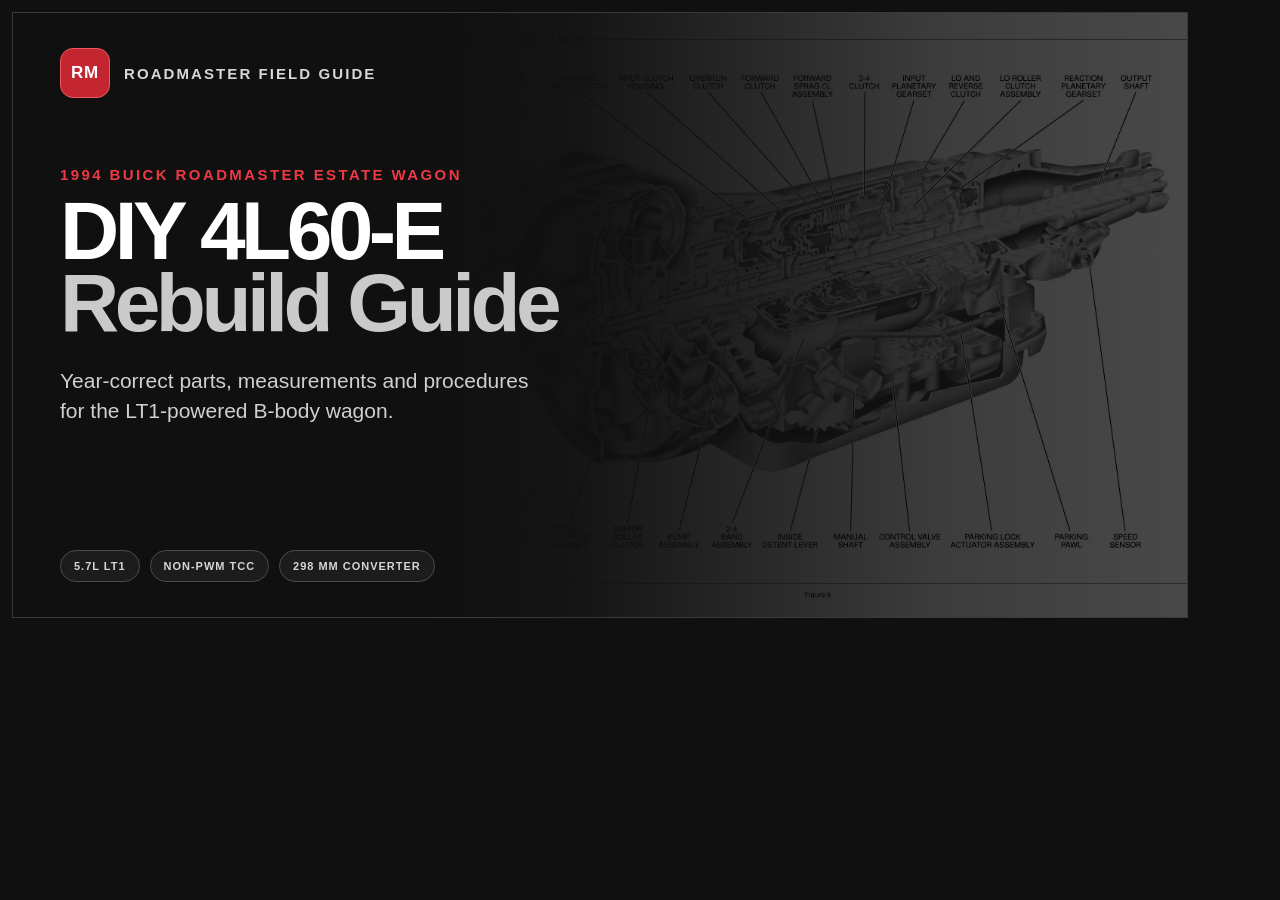
<file: og-card.html>
<!doctype html>
<html lang="en">
<head>
  <meta charset="utf-8">
  <meta name="viewport" content="width=1200, initial-scale=1">
  <title>Roadmaster 4L60-E social card</title>
  <link rel="stylesheet" href="og-card.css">
</head>
<body>
  <main class="card" aria-label="1994 Roadmaster 4L60-E Rebuild Guide">
    <div class="art" aria-hidden="true"></div>
    <div class="content">
      <div class="brand"><span>RM</span><strong>ROADMASTER FIELD GUIDE</strong></div>
      <p class="kicker">1994 BUICK ROADMASTER ESTATE WAGON</p>
      <h1>DIY 4L60-E<br><em>Rebuild Guide</em></h1>
      <p class="summary">Year-correct parts, measurements and procedures<br>for the LT1-powered B-body wagon.</p>
      <div class="specs"><span>5.7L LT1</span><span>NON-PWM TCC</span><span>298 MM CONVERTER</span></div>
    </div>
  </main>
</body>
</html>
</file>
<file: styles.css>
:root {
  --ink:#151515; --muted:#686868; --paper:#f4f4f4; --surface:#fff;
  --soft:#e9e9e9; --line:#d7d7d7; --accent:#c3262f; --accent-dark:#8f171e;
  --primary:#a51f28; --primary-dark:#74151b; --primary-soft:#f2dfe1;
  --amber:#8a5b08; --amber-soft:#fff2d5; --red:#a7342e; --red-soft:#fce6e2;
  --blue:#4d5963; --blue-soft:#e7eaec; --shadow:0 18px 50px rgba(0,0,0,.09);
  --radius:18px; --max:1320px; --header:72px;
}
*,*::before,*::after{box-sizing:border-box}
html{scroll-behavior:smooth;scroll-padding-top:calc(var(--header) + 24px)}
body{margin:0;background:var(--paper);color:var(--ink);font-family:Inter,ui-sans-serif,system-ui,-apple-system,BlinkMacSystemFont,"Segoe UI",sans-serif;line-height:1.65}
body.nav-open{overflow:hidden}
a{color:var(--primary);text-decoration-thickness:1px;text-underline-offset:3px}
a:hover{color:var(--primary-dark)}
button,input,textarea{font:inherit}
button,a{-webkit-tap-highlight-color:transparent}
img{max-width:100%}
.skip-link{position:fixed;top:10px;left:10px;z-index:1000;transform:translateY(-150%);padding:.65rem .9rem;border-radius:8px;background:#fff;color:var(--ink);box-shadow:var(--shadow)}
.skip-link:focus{transform:none}
.site-header{position:sticky;top:0;z-index:100;min-height:var(--header);border-bottom:1px solid #303030;background:#121212;color:#fff}
.header-inner{width:min(var(--max),calc(100% - 40px));min-height:var(--header);margin:0 auto;display:flex;align-items:center;justify-content:space-between;gap:24px}
.brand{display:inline-flex;align-items:center;gap:12px;min-width:0;color:#fff;text-decoration:none}
.brand:hover{color:#fff}
.brand-mark{width:42px;height:42px;display:grid;place-items:center;flex:0 0 auto;border:1px solid rgba(255,255,255,.18);border-radius:13px;background:var(--accent);font-size:.78rem;font-weight:900;letter-spacing:.05em}
.brand>span:last-child{display:grid;line-height:1.15}
.brand strong{font-size:.95rem;letter-spacing:-.01em}
.brand small{margin-top:4px;color:#b5b5b5;font-size:.7rem;letter-spacing:.08em;text-transform:uppercase}
.header-actions,.hero-actions{display:flex;align-items:center;gap:10px}
.button{min-height:42px;display:inline-flex;align-items:center;justify-content:center;padding:.65rem 1rem;border:1px solid transparent;border-radius:10px;cursor:pointer;font-size:.84rem;font-weight:700;letter-spacing:.01em;line-height:1.2;text-decoration:none;text-rendering:auto;-webkit-font-smoothing:auto;transition:background-color .15s ease,border-color .15s ease,color .15s ease,box-shadow .15s ease}
.button:hover{box-shadow:0 2px 8px rgba(0,0,0,.22)}
.button-primary{border-color:var(--accent);background:var(--accent);color:#fff}
.button-primary:hover{border-color:var(--accent-dark);background:var(--accent-dark);color:#fff}
.button-quiet{border-color:#505050;background:#242424;color:#fff}
.button-quiet:hover{background:#303030}
.button-outline{border-color:rgba(255,255,255,.3);background:transparent;color:#fff}
.button-outline:hover{border-color:#fff;background:rgba(255,255,255,.08);color:#fff}
.mobile-only{display:none}
#top{position:absolute;top:0}
.hero{position:relative;overflow:hidden;min-height:640px;display:grid;align-items:end;background:var(--ink);color:#fff}
.hero::before{content:"";position:absolute;inset:0;z-index:1;background:linear-gradient(90deg,rgba(8,8,8,.98) 0%,rgba(8,8,8,.9) 48%,rgba(8,8,8,.2) 100%),linear-gradient(0deg,rgba(8,8,8,.88),transparent 52%)}
.hero-media{position:absolute;inset:0;background-color:#5c5c5c;background-image:url("hero-transmission.jpg");background-position:right center;background-repeat:no-repeat;background-size:auto 100%;background-blend-mode:multiply;filter:grayscale(1) contrast(1.08);opacity:.78}
.hero-inner{position:relative;z-index:2;width:min(var(--max),calc(100% - 40px));margin:0 auto;padding:90px 0 34px}
.eyebrow{margin:0 0 9px;color:var(--accent);font-size:.72rem;font-weight:850;letter-spacing:.16em;line-height:1.3;text-transform:uppercase}
.hero h1{max-width:850px;margin:0;font-size:clamp(3.2rem,8vw,7.2rem);font-weight:760;letter-spacing:-.065em;line-height:.92}
.hero h1 span{color:#c5c5c5}
.hero-copy{max-width:720px;margin:28px 0 26px;color:#d5d5d5;font-size:clamp(1rem,1.8vw,1.2rem)}
.fact-strip{margin:72px 0 0;padding:0;display:grid;grid-template-columns:repeat(4,minmax(0,1fr));border-top:1px solid rgba(255,255,255,.15);list-style:none}
.fact-strip li{padding:22px 24px 4px 0;display:grid;gap:3px}
.fact-strip strong{color:#9d9d9d;font-size:.68rem;letter-spacing:.11em;text-transform:uppercase}
.fact-strip span{font-weight:720}
.orientation{border-bottom:1px solid var(--line);background:var(--surface)}
.orientation-inner{width:min(var(--max),calc(100% - 40px));margin:0 auto;padding:44px 0;display:grid;grid-template-columns:.85fr 1.6fr;gap:clamp(30px,6vw,90px);align-items:start}
.orientation h2{margin:0;max-width:440px;font-size:clamp(1.55rem,3vw,2.35rem);letter-spacing:-.035em;line-height:1.12}
.orientation-inner>p{margin:0;color:var(--muted);font-size:1.04rem}
.layout{width:min(var(--max),calc(100% - 40px));margin:0 auto;display:grid;grid-template-columns:270px minmax(0,1fr);gap:clamp(38px,6vw,86px);align-items:start}
.guide-panel{position:sticky;top:calc(var(--header) + 24px);max-height:calc(100vh - var(--header) - 48px);overflow-y:auto;margin:42px 0;padding:24px;border:1px solid var(--line);border-radius:var(--radius);background:rgba(255,255,255,.9);box-shadow:0 8px 30px rgba(0,0,0,.06);scrollbar-width:thin}
.guide-head{display:flex;align-items:start;justify-content:space-between;gap:10px}
.guide-head h2{margin:0;font-size:1.08rem;letter-spacing:-.02em}
.guide-list{margin:20px 0 24px;padding:0;display:grid;gap:2px;list-style:none}
.guide-list a{min-height:40px;display:grid;grid-template-columns:28px 1fr;align-items:center;padding:.45rem .55rem;border-radius:8px;color:#5f5f5f;font-size:.82rem;font-weight:650;text-decoration:none}
.guide-list a span{color:#9c9c9c;font-size:.65rem;letter-spacing:.08em}
.guide-list a:hover,.guide-list a.active{background:var(--primary-soft);color:var(--primary-dark)}
.guide-list a.active span{color:var(--primary)}
.progress-card{padding:15px;border-radius:12px;background:var(--ink);color:#fff}
.progress-label{display:flex;justify-content:space-between;gap:12px;font-size:.72rem;font-weight:750}
.progress-track{height:7px;margin:11px 0 8px;overflow:hidden;border-radius:99px;background:rgba(255,255,255,.15)}
.progress-bar{width:0;height:100%;border-radius:inherit;background:var(--accent);transition:width .25s ease}
.progress-card small{color:#b5b5b5;font-size:.68rem}
main{min-width:0}
.chapter{padding:82px 0 18px;border-bottom:1px solid var(--line)}
.chapter:last-of-type{border-bottom:0}
.chapter-header{display:grid;grid-template-columns:58px minmax(0,1fr);gap:20px;margin-bottom:30px}
.chapter-index{width:54px;height:54px;display:grid;place-items:center;border:1px solid var(--line);border-radius:15px;background:var(--surface);color:var(--primary);font-size:.75rem;font-weight:850;letter-spacing:.08em;box-shadow:0 8px 24px rgba(0,0,0,.06)}
.chapter-header h2{margin:0;max-width:790px;font-size:clamp(2rem,4.2vw,3.6rem);font-weight:740;letter-spacing:-.05em;line-height:1.02}
.chapter-header p:last-child{max-width:810px;margin:17px 0 0;color:var(--muted);font-size:1.04rem}
h3{margin:36px 0 13px;font-size:1.28rem;letter-spacing:-.025em;line-height:1.25}
p{margin:.65rem 0 1rem}
ul,ol{padding-left:1.25rem}
li+li{margin-top:.35rem}
.callout{margin:26px 0;padding:18px 20px;border:1px solid var(--line);border-left:4px solid var(--primary);border-radius:0 12px 12px 0;background:var(--primary-soft);color:#353535}
.callout strong{color:var(--ink)}
.callout-danger{border-left-color:var(--red);background:var(--red-soft)}
.callout-warning{border-left-color:var(--amber);background:var(--amber-soft)}
.callout-info{border-left-color:var(--blue);background:var(--blue-soft)}
.spec-grid{display:grid;grid-template-columns:repeat(4,minmax(0,1fr));gap:12px;margin:28px 0}
.metric{min-width:0;display:grid;align-content:start;gap:5px;padding:18px;border:1px solid var(--line);border-radius:14px;background:var(--surface)}
.metric span{color:var(--muted);font-size:.67rem;font-weight:800;letter-spacing:.09em;text-transform:uppercase}
.metric strong{font-size:1.05rem;letter-spacing:-.02em}
.metric small{color:var(--muted);font-size:.75rem;line-height:1.4}
.spec-grid.compact{grid-template-columns:repeat(6,minmax(0,1fr))}
.record-grid{display:grid;grid-template-columns:repeat(2,minmax(0,1fr));gap:16px}
.record-grid label{display:grid;gap:7px;color:var(--muted);font-size:.7rem;font-weight:800;letter-spacing:.07em;text-transform:uppercase}
.record-grid label.full{grid-column:1/-1}
.record-grid input,.record-grid textarea{width:100%;border:1px solid var(--line);border-radius:10px;background:var(--surface);color:var(--ink);padding:.8rem .85rem;font-size:.9rem;font-weight:500;letter-spacing:0;text-transform:none;outline:none}
.record-grid textarea{min-height:100px;resize:vertical}
.record-grid input:focus,.record-grid textarea:focus,.write-cell:focus{border-color:var(--primary);box-shadow:0 0 0 3px rgba(165,31,40,.12)}
.checklist{margin:24px 0;padding:0;display:grid;gap:9px;list-style:none}
.checklist li{margin:0}
.checklist label{display:grid;grid-template-columns:24px minmax(0,1fr);gap:12px;align-items:start;padding:13px 15px;border:1px solid var(--line);border-radius:11px;background:var(--surface);cursor:pointer}
.checklist input{width:18px;height:18px;margin:.2rem 0 0;accent-color:var(--primary)}
.checklist input:checked+span{color:#8b9592;text-decoration:line-through}
.source-grid,.diagnostic-grid,.tool-grid,.module-grid{display:grid;grid-template-columns:repeat(2,minmax(0,1fr));gap:16px;margin:24px 0}
.source-grid{grid-template-columns:repeat(3,minmax(0,1fr))}
.source-grid article,.diagnostic-grid article,.tool-grid article,.module-grid article{position:relative;padding:21px;border:1px solid var(--line);border-radius:14px;background:var(--surface)}
.source-grid h3,.diagnostic-grid h3,.tool-grid h3,.module-grid h3{margin:0 0 9px;font-size:1.08rem}
.source-grid p,.diagnostic-grid p{color:var(--muted);font-size:.88rem}
.source-grid a{font-size:.78rem;font-weight:800}
.source-number{display:block;margin-bottom:28px;color:var(--accent);font-size:.68rem;font-weight:900;letter-spacing:.1em}
.table-wrap{width:100%;margin:18px 0 28px;overflow-x:auto;border:1px solid var(--line);border-radius:14px;background:var(--surface);box-shadow:0 8px 30px rgba(0,0,0,.04)}
table{width:100%;min-width:760px;border-collapse:collapse;font-size:.84rem;line-height:1.5}
th,td{padding:.82rem .9rem;border-right:1px solid var(--line);border-bottom:1px solid var(--line);text-align:left;vertical-align:top}
th:last-child,td:last-child{border-right:0}
tbody tr:last-child td{border-bottom:0}
th{background:var(--ink);color:#fff;font-size:.67rem;letter-spacing:.08em;text-transform:uppercase}
tbody tr:nth-child(even) td{background:#fafbf9}
td:first-child{font-weight:720}
.tag{display:inline-flex;padding:.2rem .42rem;border-radius:99px;font-size:.62rem;font-weight:850;letter-spacing:.04em;text-transform:uppercase;white-space:nowrap}
.tag.required{background:var(--red-soft);color:var(--red)}
.tag.recommended{background:var(--amber-soft);color:var(--amber)}
.tag.inspect{background:var(--blue-soft);color:var(--blue)}
.steps{margin:18px 0 28px;padding:0;display:grid;counter-reset:step;list-style:none}
.steps li{counter-increment:step;margin:0;display:grid;grid-template-columns:40px minmax(145px,.65fr) minmax(0,1.6fr);gap:14px;align-items:start;padding:17px 0;border-bottom:1px solid var(--line)}
.steps li::before{content:counter(step,decimal-leading-zero);width:34px;height:34px;display:grid;place-items:center;border-radius:10px;background:var(--soft);color:var(--primary);font-size:.66rem;font-weight:850}
.steps strong{padding-top:4px;line-height:1.35}
.steps span{color:var(--muted)}
.tool-grid article{padding:20px 22px}
.tool-grid ul,.module-grid ol{margin-bottom:0;color:var(--muted);font-size:.88rem}
.inspection-list{display:grid;gap:10px}
.inspection-list details{overflow:hidden;border:1px solid var(--line);border-radius:12px;background:var(--surface)}
.inspection-list summary{min-height:64px;display:grid;grid-template-columns:1fr auto auto;gap:20px;align-items:center;padding:15px 18px;cursor:pointer;font-weight:760;list-style:none}
.inspection-list summary::-webkit-details-marker{display:none}
.inspection-list summary::after{content:"+";color:var(--accent);font-size:1.25rem}
.inspection-list details[open] summary::after{content:"–"}
.inspection-list summary small{color:var(--muted);font-size:.7rem;font-weight:650}
.inspection-list details ul{margin:0;padding:0 42px 20px 44px;color:var(--muted);font-size:.9rem}
.module-grid article>span{width:32px;height:32px;display:grid;place-items:center;margin-bottom:18px;border-radius:10px;background:var(--primary-soft);color:var(--primary);font-size:.72rem;font-weight:900}
.flow{display:grid;grid-template-columns:repeat(3,minmax(0,1fr));gap:1px;overflow:hidden;border:1px solid var(--line);border-radius:14px;background:var(--line)}
.flow>div{min-height:210px;padding:20px;background:var(--surface)}
.flow span{color:var(--accent);font-size:.68rem;font-weight:900;letter-spacing:.08em}
.flow strong{display:block;margin:20px 0 8px}
.flow p{margin:0;color:var(--muted);font-size:.84rem}
.commissioning-list{grid-template-columns:repeat(2,minmax(0,1fr))}
.write-cell{min-width:150px;outline:none}
.write-cell:empty::before{content:"Tap to record";color:#a3aca9;font-weight:500}
.video-wrap{overflow:hidden;margin:20px 0 26px;border-radius:16px;background:#101010;box-shadow:var(--shadow)}
.video-wrap iframe{display:block;width:100%;aspect-ratio:16/9;border:0}
.diagram-grid{display:grid;grid-template-columns:repeat(2,minmax(0,1fr));gap:16px}
.diagram-card{overflow:hidden;display:grid;grid-template-rows:220px auto;border:1px solid var(--line);border-radius:14px;background:var(--surface);color:var(--ink);text-decoration:none;transition:transform .18s ease,box-shadow .18s ease}
.diagram-card:hover{transform:translateY(-3px);color:var(--ink);box-shadow:var(--shadow)}
.diagram-card img{width:100%;height:100%;object-fit:cover;object-position:center top;background:#f4f4f4}
.diagram-card>span{display:grid;gap:3px;padding:14px 16px}
.diagram-card small{color:var(--muted);font-size:.72rem}
.reference-list{display:grid;gap:8px}
.reference-list a{min-height:64px;display:grid;gap:2px;align-content:center;padding:12px 16px;border:1px solid var(--line);border-radius:11px;background:var(--surface);color:var(--ink);text-decoration:none}
.reference-list a:hover{border-color:#b5b5b5}
.reference-list span{font-weight:750}
.reference-list small{color:var(--muted);font-size:.75rem}
.chapter-pager{position:sticky;bottom:14px;z-index:40;margin:45px 0 20px;display:grid;grid-template-columns:120px minmax(0,1fr) 120px;align-items:center;overflow:hidden;border:1px solid #303030;border-radius:14px;background:#121212;color:#fff;box-shadow:0 12px 35px rgba(0,0,0,.24)}
.chapter-pager a{padding:.9rem;color:#fff;font-size:.75rem;font-weight:750;text-decoration:none}
.chapter-pager a:last-child{text-align:right}
.chapter-pager span{overflow:hidden;color:#c4c4c4;font-size:.72rem;text-align:center;text-overflow:ellipsis;white-space:nowrap}
.chapter-pager .disabled{visibility:hidden}
footer{margin-top:70px;padding:46px max(20px,calc((100% - var(--max))/2));display:flex;align-items:start;justify-content:space-between;gap:30px;background:var(--ink);color:#fff}
footer p{max-width:720px;margin-bottom:0;color:#b7b7b7;font-size:.82rem}
footer a{flex:0 0 auto;color:#fff;font-size:.8rem;font-weight:750}
footer a:hover{color:#fff}
@media(max-width:1060px){
  .mobile-only{display:inline-flex}
  .layout{display:block}
  .guide-panel{position:fixed;top:0;left:0;z-index:300;width:min(88vw,340px);max-height:100dvh;height:100dvh;margin:0;padding:24px;border:0;border-radius:0 18px 18px 0;transform:translateX(-105%);transition:transform .22s ease}
  .guide-panel.open{transform:none}
  .nav-scrim{position:fixed;inset:0;z-index:250;display:block;background:rgba(0,0,0,.62);backdrop-filter:blur(3px)}
  .nav-scrim[hidden]{display:none}
  .icon-button{width:38px;height:38px;align-items:center;justify-content:center;border:1px solid var(--line);border-radius:10px;background:#fff;color:var(--ink);cursor:pointer;font-size:1.25rem}
  .spec-grid.compact{grid-template-columns:repeat(3,minmax(0,1fr))}
}
@media(max-width:780px){
  :root{--header:64px}
  .header-inner,.hero-inner,.orientation-inner,.layout{width:min(var(--max),calc(100% - 28px))}
  .site-header,.header-inner{min-height:var(--header)}
  .header-inner{gap:10px}
  .brand{gap:8px}
  .brand-mark{width:38px;height:38px;border-radius:11px}
  .brand strong{font-size:.75rem;white-space:nowrap}
  .brand small,.desktop-action{display:none}
  .header-actions{gap:6px}
  .header-actions .button{min-height:38px;padding:.55rem .65rem;font-size:.75rem}
  .hero{min-height:600px}
  .hero::before{background:linear-gradient(0deg,rgba(8,8,8,.98) 0%,rgba(8,8,8,.77) 70%,rgba(8,8,8,.4) 100%)}
  .hero-media{background-color:#555;background-position:center 18px;background-size:100% auto;opacity:.7}
  .hero-inner{padding:64px 0 24px}
  .hero h1{font-size:clamp(3rem,15vw,5.3rem)}
  .hero-copy{font-size:.97rem}
  .hero-actions{align-items:stretch}
  .hero-actions .button{flex:1}
  .fact-strip{grid-template-columns:repeat(2,minmax(0,1fr));margin-top:32px}
  .fact-strip li{padding-top:15px}
  .orientation-inner{grid-template-columns:1fr;gap:20px;padding:34px 0}
  .chapter{padding-top:62px}
  .chapter-header{grid-template-columns:44px minmax(0,1fr);gap:13px}
  .chapter-index{width:42px;height:42px;border-radius:12px}
  .chapter-header h2{font-size:clamp(1.85rem,9vw,2.8rem)}
  .chapter-header p:last-child{grid-column:1/-1;font-size:.96rem}
  .spec-grid,.source-grid,.diagnostic-grid,.tool-grid,.module-grid,.record-grid,.commissioning-list{grid-template-columns:1fr}
  .record-grid label.full{grid-column:auto}
  .steps li{grid-template-columns:36px minmax(0,1fr);gap:10px}
  .steps span{grid-column:2}
  .flow{grid-template-columns:1fr}
  .flow>div{min-height:0}
  .diagram-grid{grid-template-columns:1fr}
  .diagram-card{grid-template-rows:190px auto}
  .inspection-list summary{grid-template-columns:1fr auto}
  .inspection-list summary small{display:none}
  .inspection-list details ul{padding-left:35px}
  .table-wrap{overflow:visible;border:0;border-radius:0;background:transparent;box-shadow:none}
  .table-wrap table{display:block;min-width:0;font-size:.88rem}
  .table-wrap thead{position:absolute;width:1px;height:1px;overflow:hidden;clip:rect(0 0 0 0);clip-path:inset(50%);white-space:nowrap}
  .table-wrap tbody{display:grid;gap:12px}
  .table-wrap tr{display:block;overflow:hidden;border:1px solid var(--line);border-top:3px solid var(--accent);border-radius:14px;background:var(--surface);box-shadow:0 5px 18px rgba(0,0,0,.05)}
  .table-wrap td{display:grid;grid-template-columns:minmax(92px,.65fr) minmax(0,1.35fr);gap:14px;align-items:start;padding:12px 14px;border:0;border-bottom:1px solid var(--line);background:transparent!important;overflow-wrap:anywhere}
  .table-wrap td::before{content:attr(data-label);color:var(--muted);font-size:.64rem;font-weight:800;letter-spacing:.07em;line-height:1.35;text-transform:uppercase}
  .table-wrap td:last-child{border-bottom:0}
  .table-wrap td:first-child{font-size:.94rem;font-weight:750}
  .table-wrap .tag{justify-self:start}
  .table-wrap .write-cell{min-width:0;min-height:42px;border-radius:0}
  .table-wrap .write-cell:focus{box-shadow:inset 3px 0 0 var(--primary)}
  .chapter-pager{grid-template-columns:72px minmax(0,1fr) 72px}
  .chapter-pager a{padding-inline:.55rem;font-size:.68rem}
  footer{display:grid}
}
@media(max-width:460px){
  .hero-actions{display:grid}
  .fact-strip{font-size:.82rem}
  .spec-grid.compact{grid-template-columns:repeat(2,minmax(0,1fr))}
}
@media(max-width:350px){
  .brand strong{font-size:.68rem}
  .brand-mark{width:34px;height:34px}
  .header-actions .button{padding-inline:.5rem;font-size:.7rem}
}
@media(prefers-reduced-motion:reduce){
  html{scroll-behavior:auto}
  *,*::before,*::after{transition-duration:.01ms!important}
}
@media print{
  :root{--paper:#fff}
  body{font-size:9.5pt}
  .site-header,.guide-panel,.nav-scrim,.hero-actions,.chapter-pager,.video-wrap,footer a{display:none!important}
  .hero{min-height:0;background:#fff;color:#000}
  .hero::before,.hero-media{display:none}
  .hero-inner{width:100%;padding:20px 0}
  .hero h1,.hero h1 span,.hero-copy{color:#000}
  .fact-strip{margin-top:20px;border-color:#bbb}
  .orientation-inner,.layout{width:100%}
  .layout{display:block}
  .chapter{padding-top:24px}
  .chapter-header,.callout,article,details,table,.checklist li{break-inside:avoid}
  .inspection-list details:not([open])>*:not(summary){display:block}
  .inspection-list summary::after{display:none}
  .diagram-grid{grid-template-columns:repeat(2,1fr)}
  footer{margin-top:25px;padding:20px 0;background:#fff;color:#000}
  footer p{color:#333}
}
</file>
<file: og-card.css>
*{box-sizing:border-box}
html,body{width:1200px;height:630px;margin:0;overflow:hidden}
body{background:#101010;font-family:Inter,Arial,"Segoe UI",sans-serif}
.card{position:relative;width:1200px;height:630px;overflow:hidden;background:#101010;color:#fff}
.card::before{content:"";position:absolute;inset:0;z-index:2;background:linear-gradient(90deg,#101010 0%,#101010 36%,rgba(16,16,16,.92) 48%,rgba(16,16,16,.28) 78%,rgba(16,16,16,.06) 100%)}
.card::after{content:"";position:absolute;inset:0;z-index:4;border:12px solid #101010;box-shadow:inset 0 0 0 1px #3a3a3a;pointer-events:none}
.art{position:absolute;top:0;right:-6px;width:790px;height:630px;background:#595959 url("hero-transmission.jpg") center/contain no-repeat;background-blend-mode:multiply;filter:grayscale(1) contrast(1.14);opacity:.9}
.content{position:relative;z-index:3;width:780px;height:100%;padding:48px 60px;display:flex;flex-direction:column;align-items:flex-start}
.brand{display:flex;align-items:center;gap:14px;color:#d7d7d7;font-size:16px;letter-spacing:.13em}
.brand span{width:50px;height:50px;display:grid;place-items:center;border:1px solid #ef5a62;border-radius:13px;background:#c3262f;color:#fff;font-size:17px;font-weight:900;letter-spacing:.04em}
.brand strong{font-size:15px}
.kicker{margin:68px 0 12px;color:#ec3944;font-size:15px;font-weight:900;letter-spacing:.16em}
h1{margin:0;font-size:82px;font-weight:800;letter-spacing:-.055em;line-height:.88}
h1 em{color:#cacaca;font-style:normal}
.summary{margin:27px 0 0;color:#d0d0d0;font-size:21px;line-height:1.42}
.specs{margin-top:auto;display:flex;gap:10px}
.specs span{padding:9px 13px;border:1px solid #4a4a4a;border-radius:99px;background:#1c1c1c;color:#d6d6d6;font-size:11px;font-weight:800;letter-spacing:.09em}
</file>
